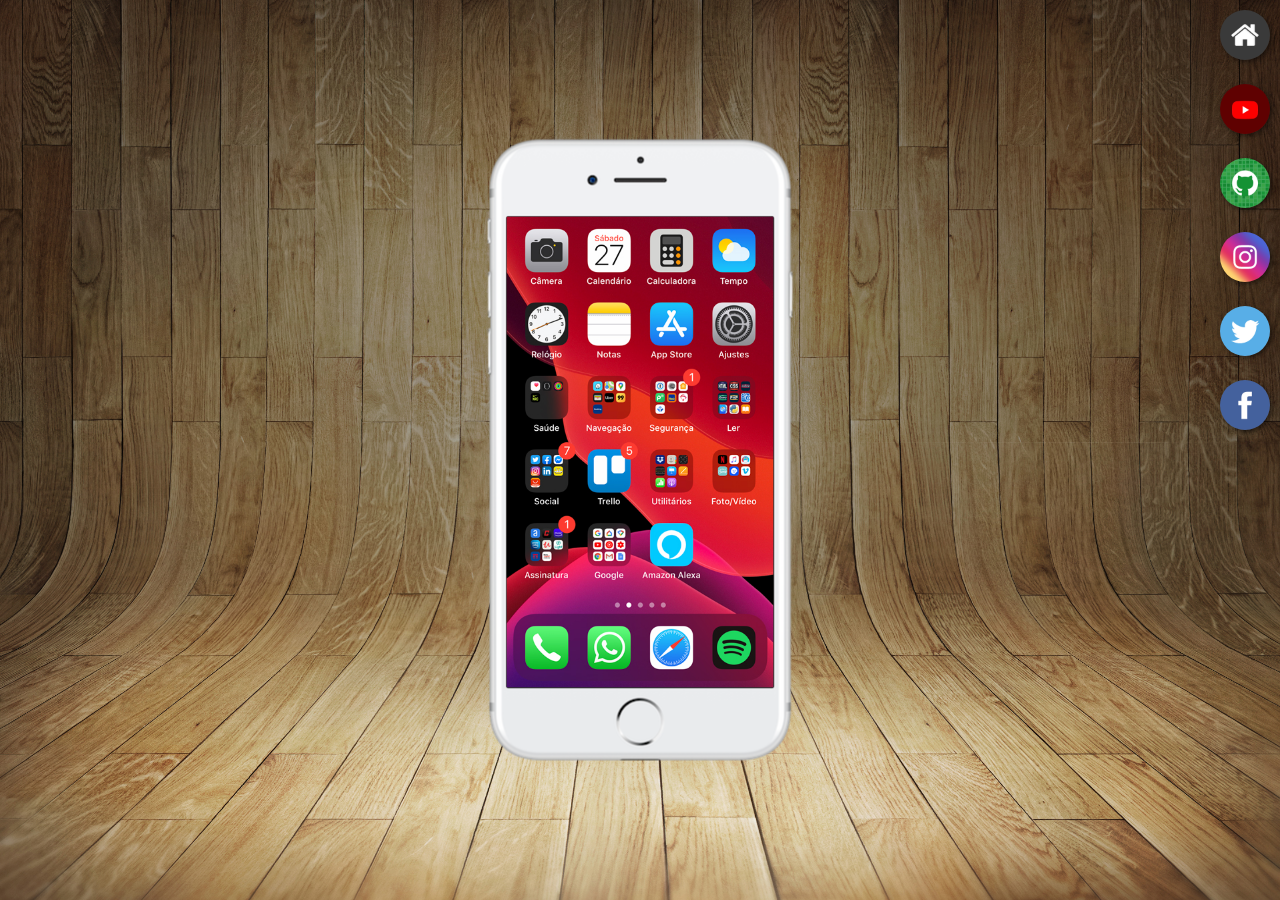
<file: index.html>
<!DOCTYPE html>
<html lang="pt-br">
<head>
    <meta charset="UTF-8">
    <meta name="viewport" content="width=device-width, initial-scale=1.0">
    <link rel="shortcut icon" href="favicon.ico" type="image/x-icon">
    <title>Projeto Redes Sociais</title>
    <link rel="stylesheet" href="estilos/style.css">
</head>
<body>
    <main>
        <section id="telefone">
            <iframe id="tela" src="home.html" name="tela" frameborder="0">
                seu navegador não é compatível com essa tela
            </iframe>
        </section>
        <section id="redes-sociais">
            <a href="home.html" target="tela"><img src="imagens/logo-home.jpg" alt="Home"></a><br>
            <a href="youtube.html" target="tela"><img src="imagens/logo-youtube.jpg" alt="youtube"></a><br>
            <a href="github.html" target="tela"><img src="imagens/logo-github.jpg" alt="github"></a><br>
            <a href="instagram.html" target="tela"><img src="imagens/logo-instagram.jpg" alt="instagram"></a><br>
            <a href="twitter.html" target="tela"><img src="imagens/logo-twitter.jpg" alt="twitter"></a><br>
            <a href="facebook.html" target="tela"><img src="imagens/logo-facebook.jpg" alt="facebook"></a>
        </section>
    </main>
</body>
</html>
</file>
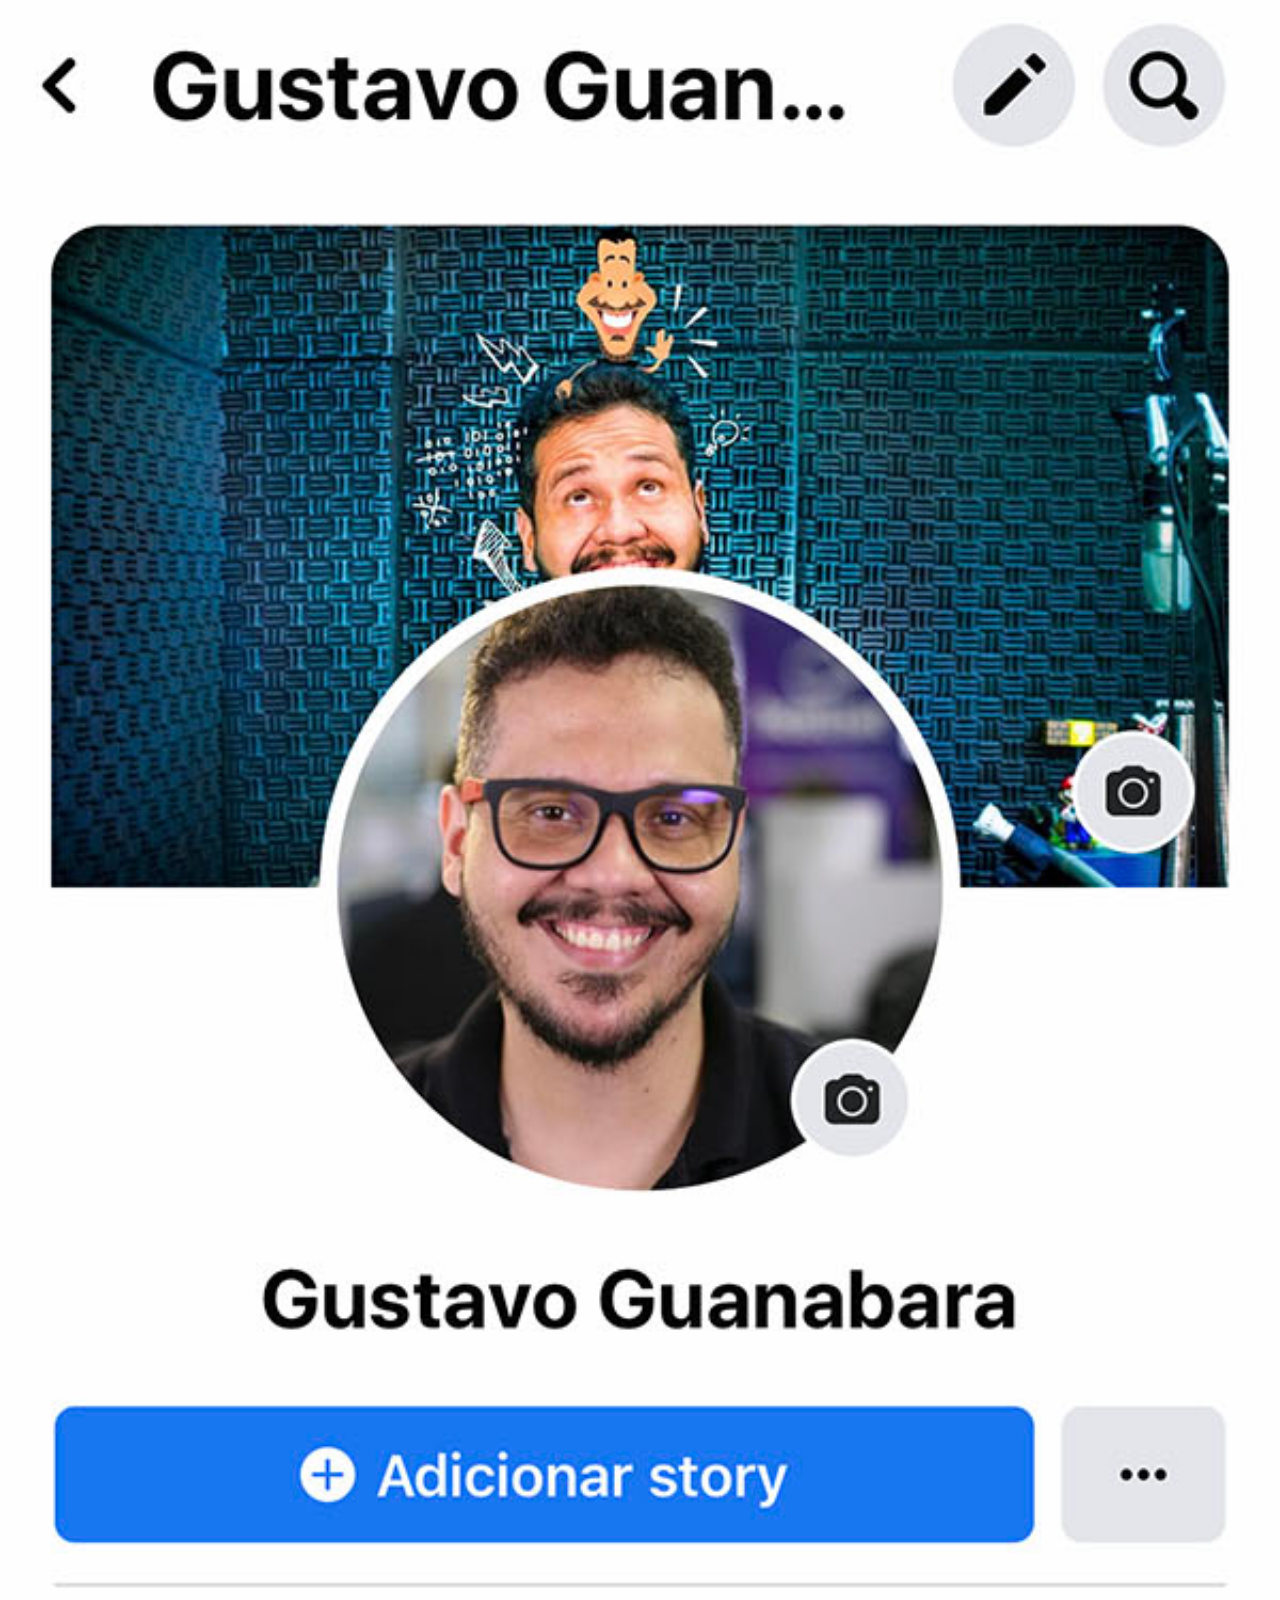
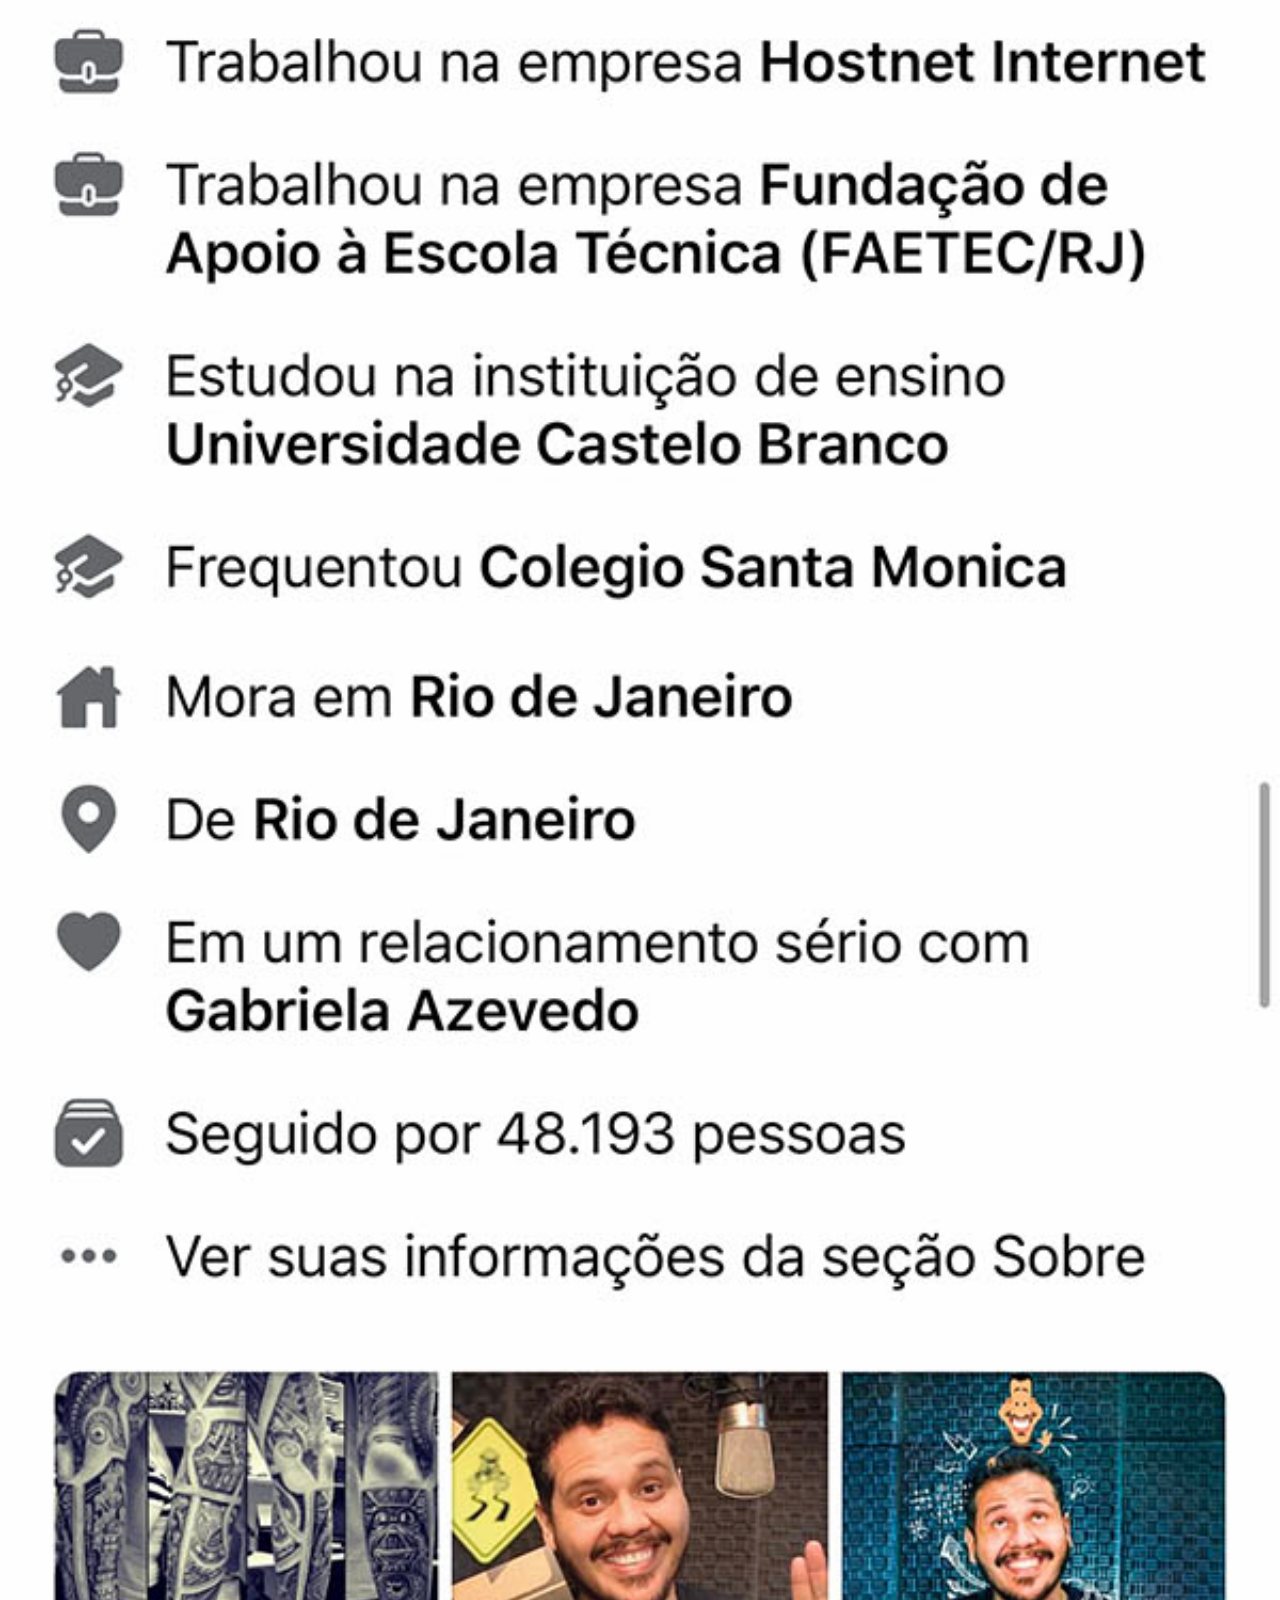
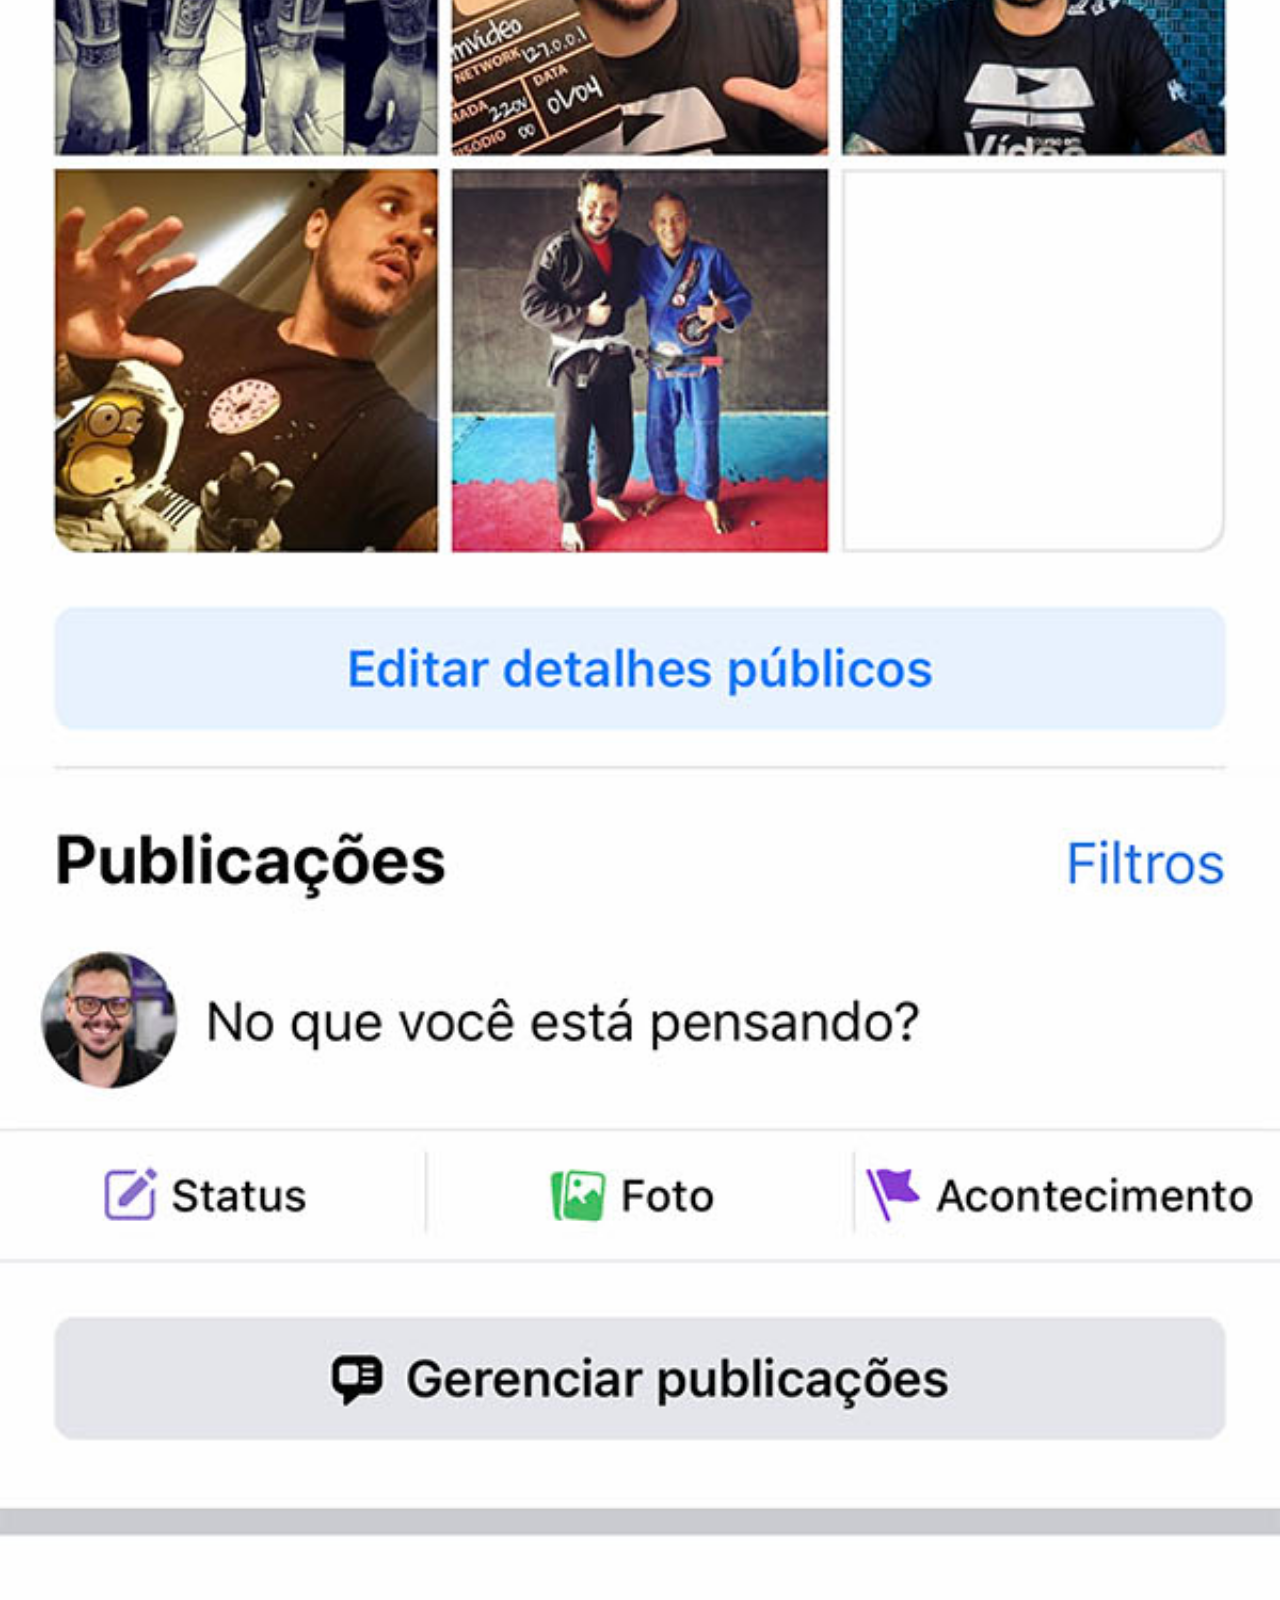
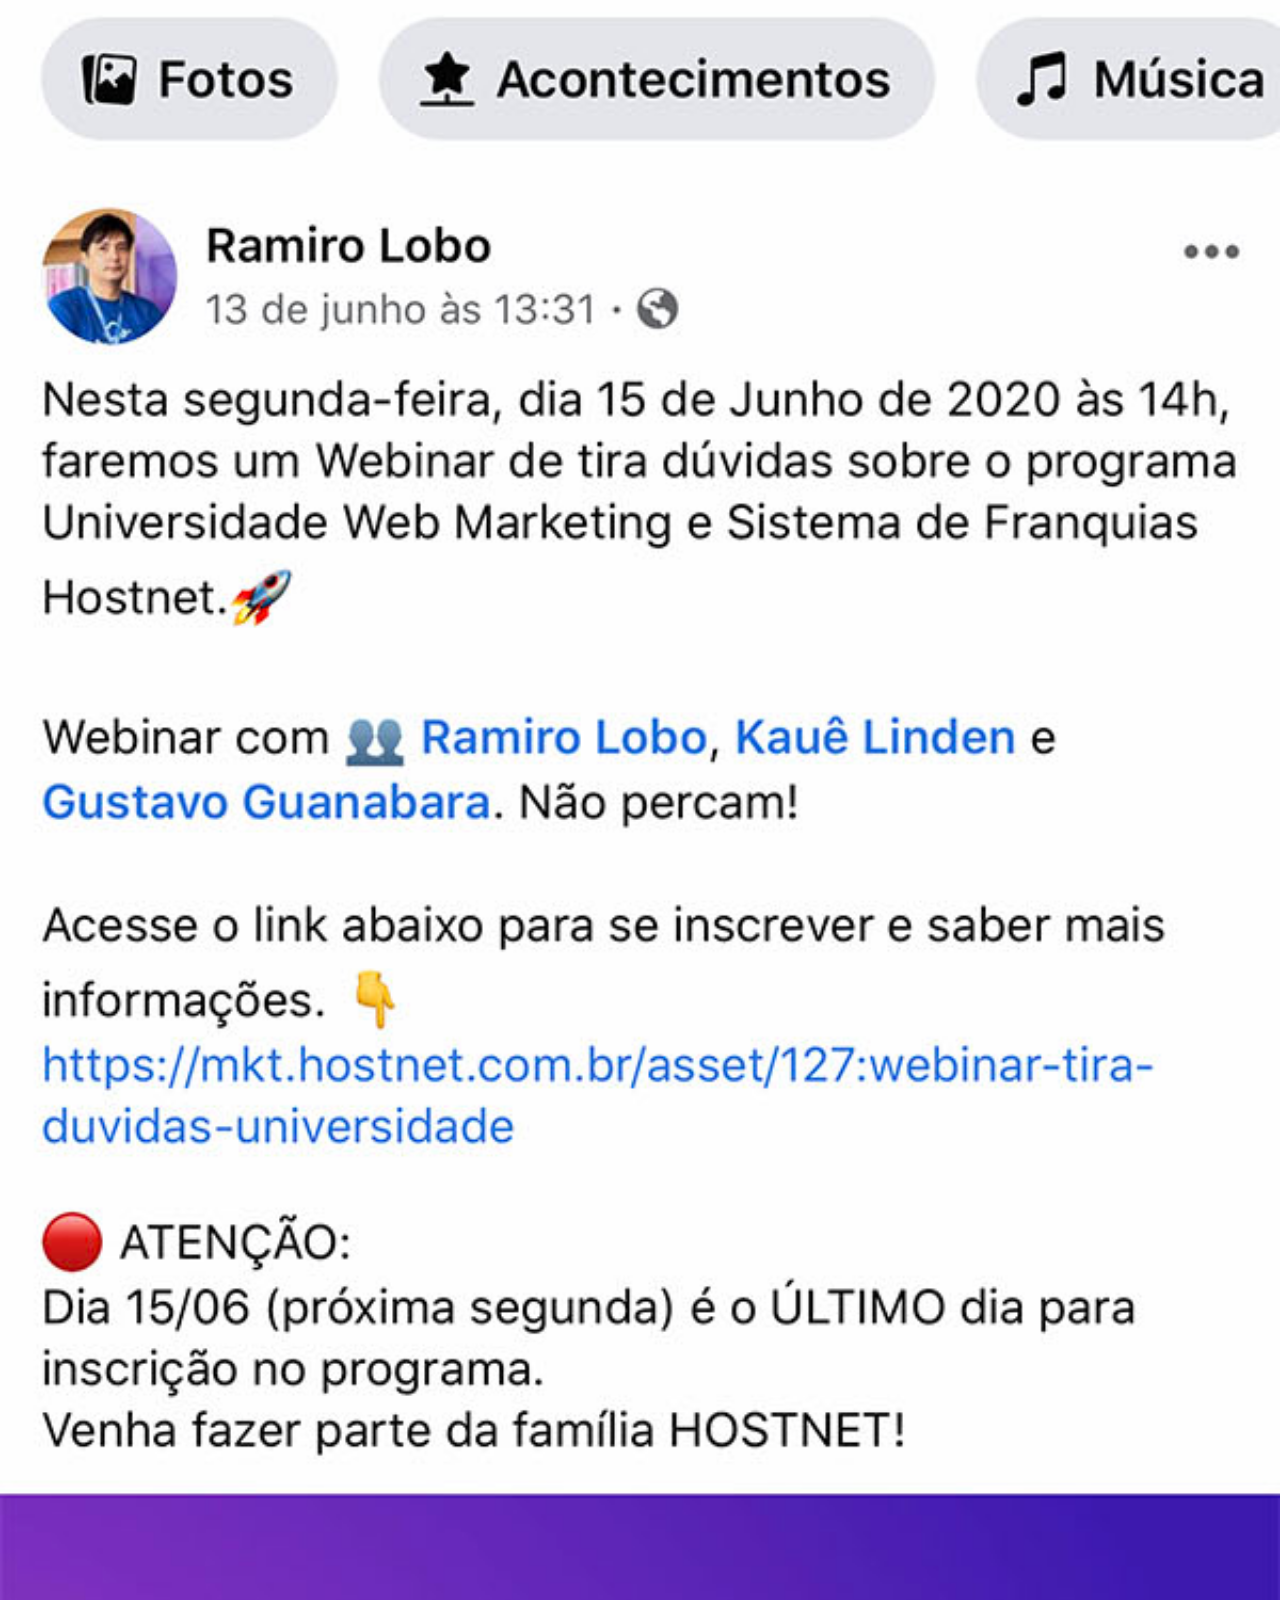
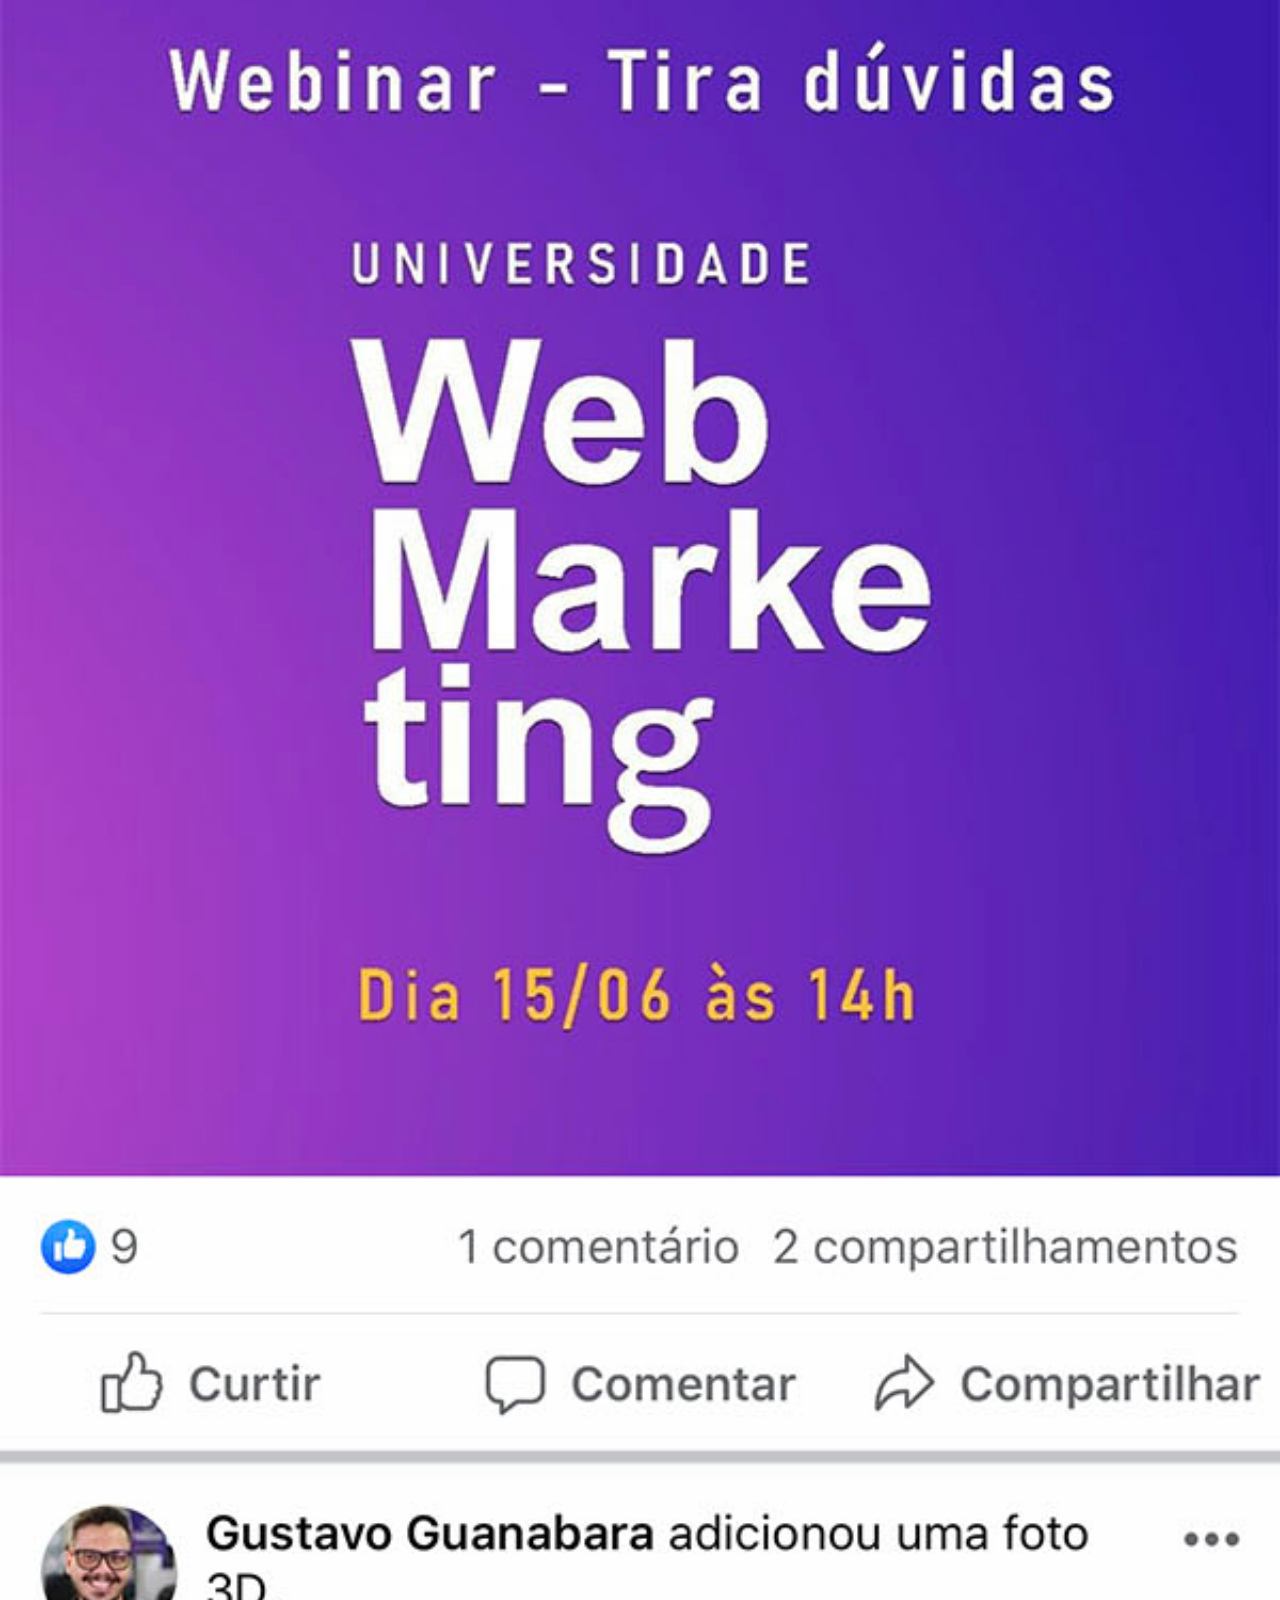
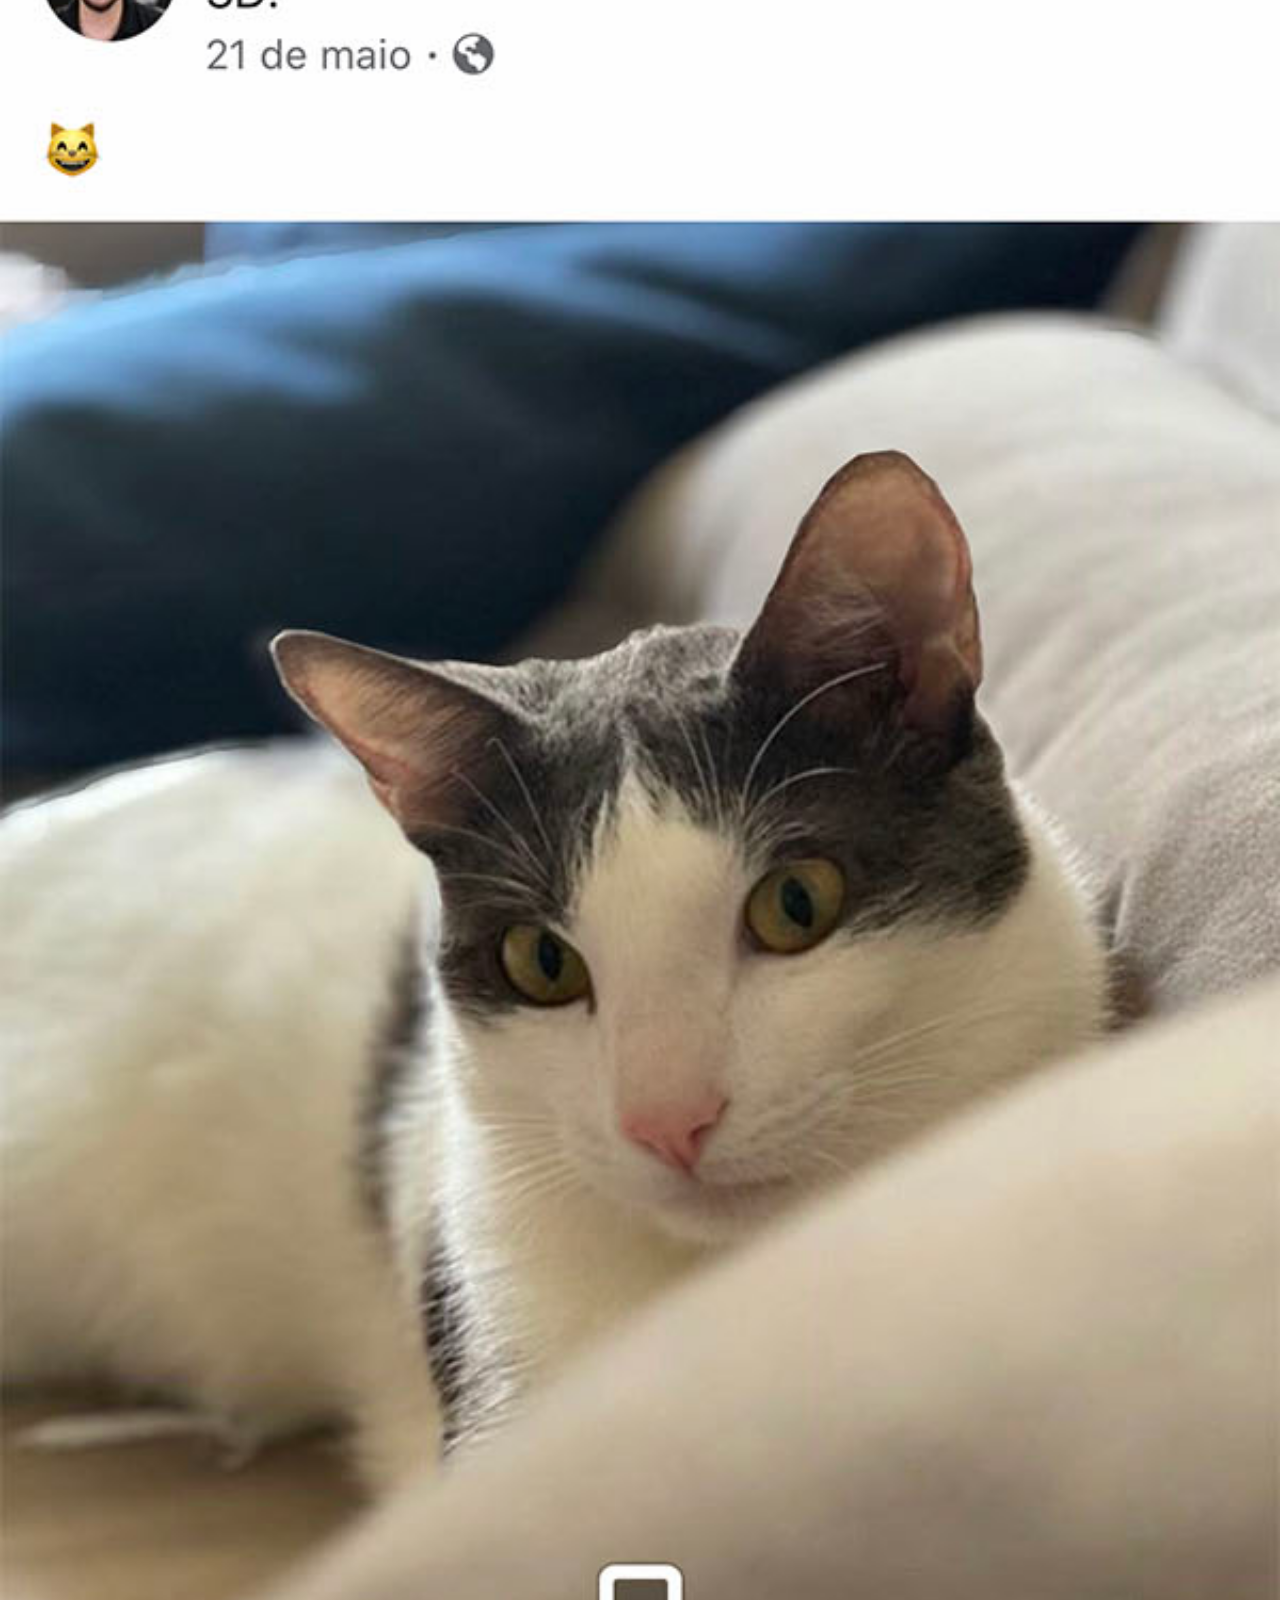
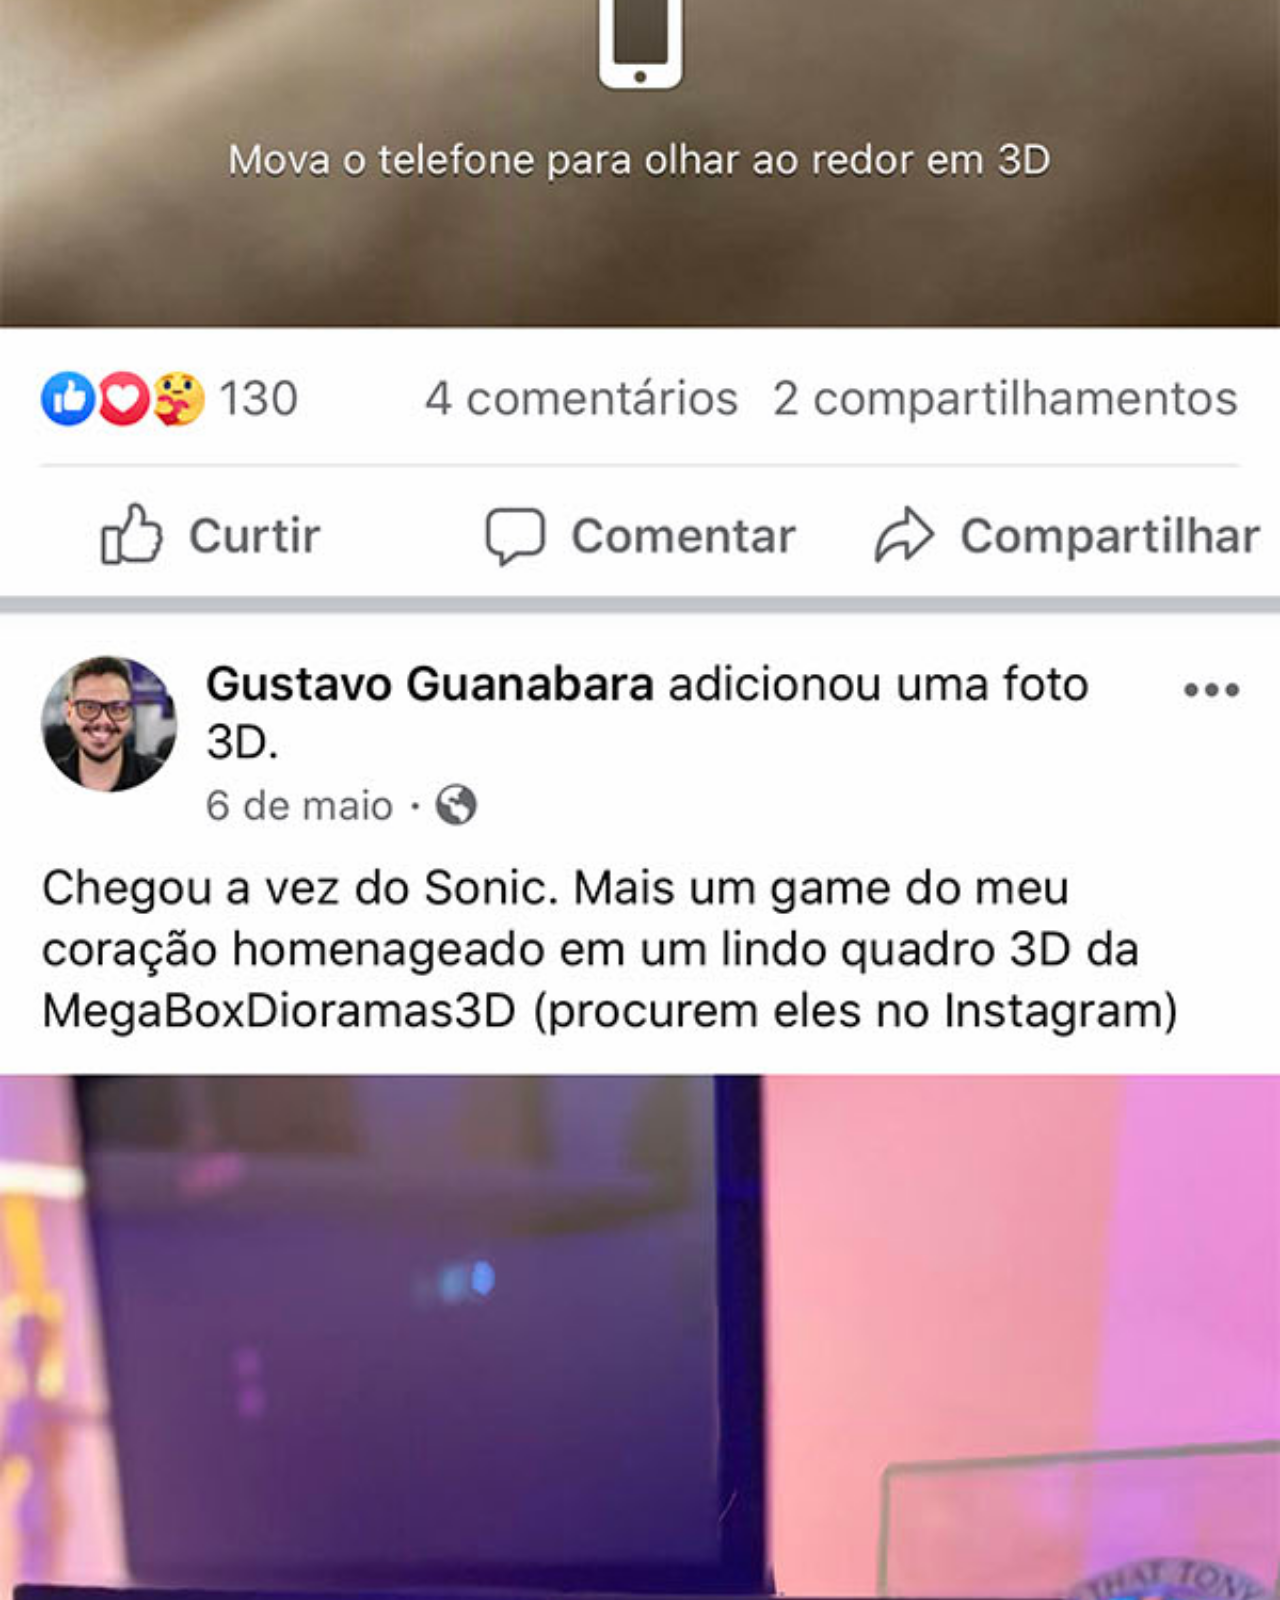
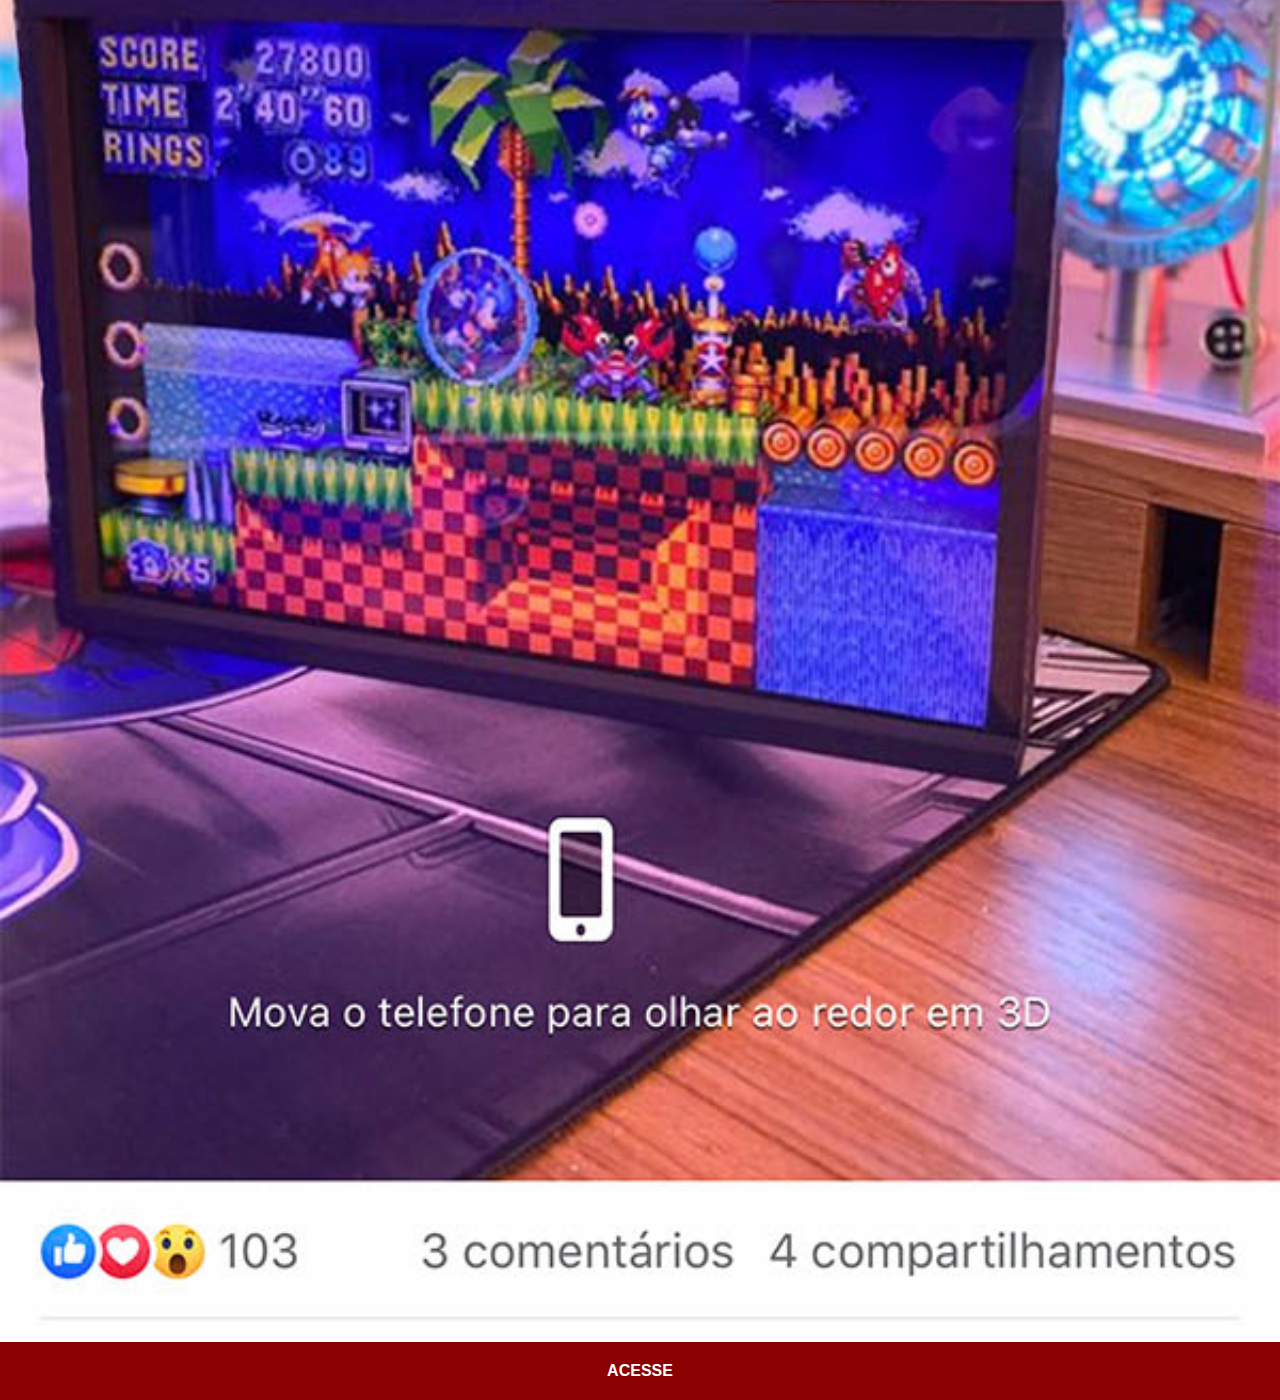
<file: facebook.html>
<!DOCTYPE html>
<html lang="en">
<head>
    <meta charset="UTF-8">
    <meta name="viewport" content="width=device-width, initial-scale=1.0">
    <title>Twitter</title>
    <link rel="stylesheet" href="estilos/social.css">
</head>
<body>
    <img src="imagens/tela-facebook.jpg" alt="facebook">
    <a href="https://www.facebook.com/gustavoguanabara" target="_blank">ACESSE</a>
</body>
</html>
</file>
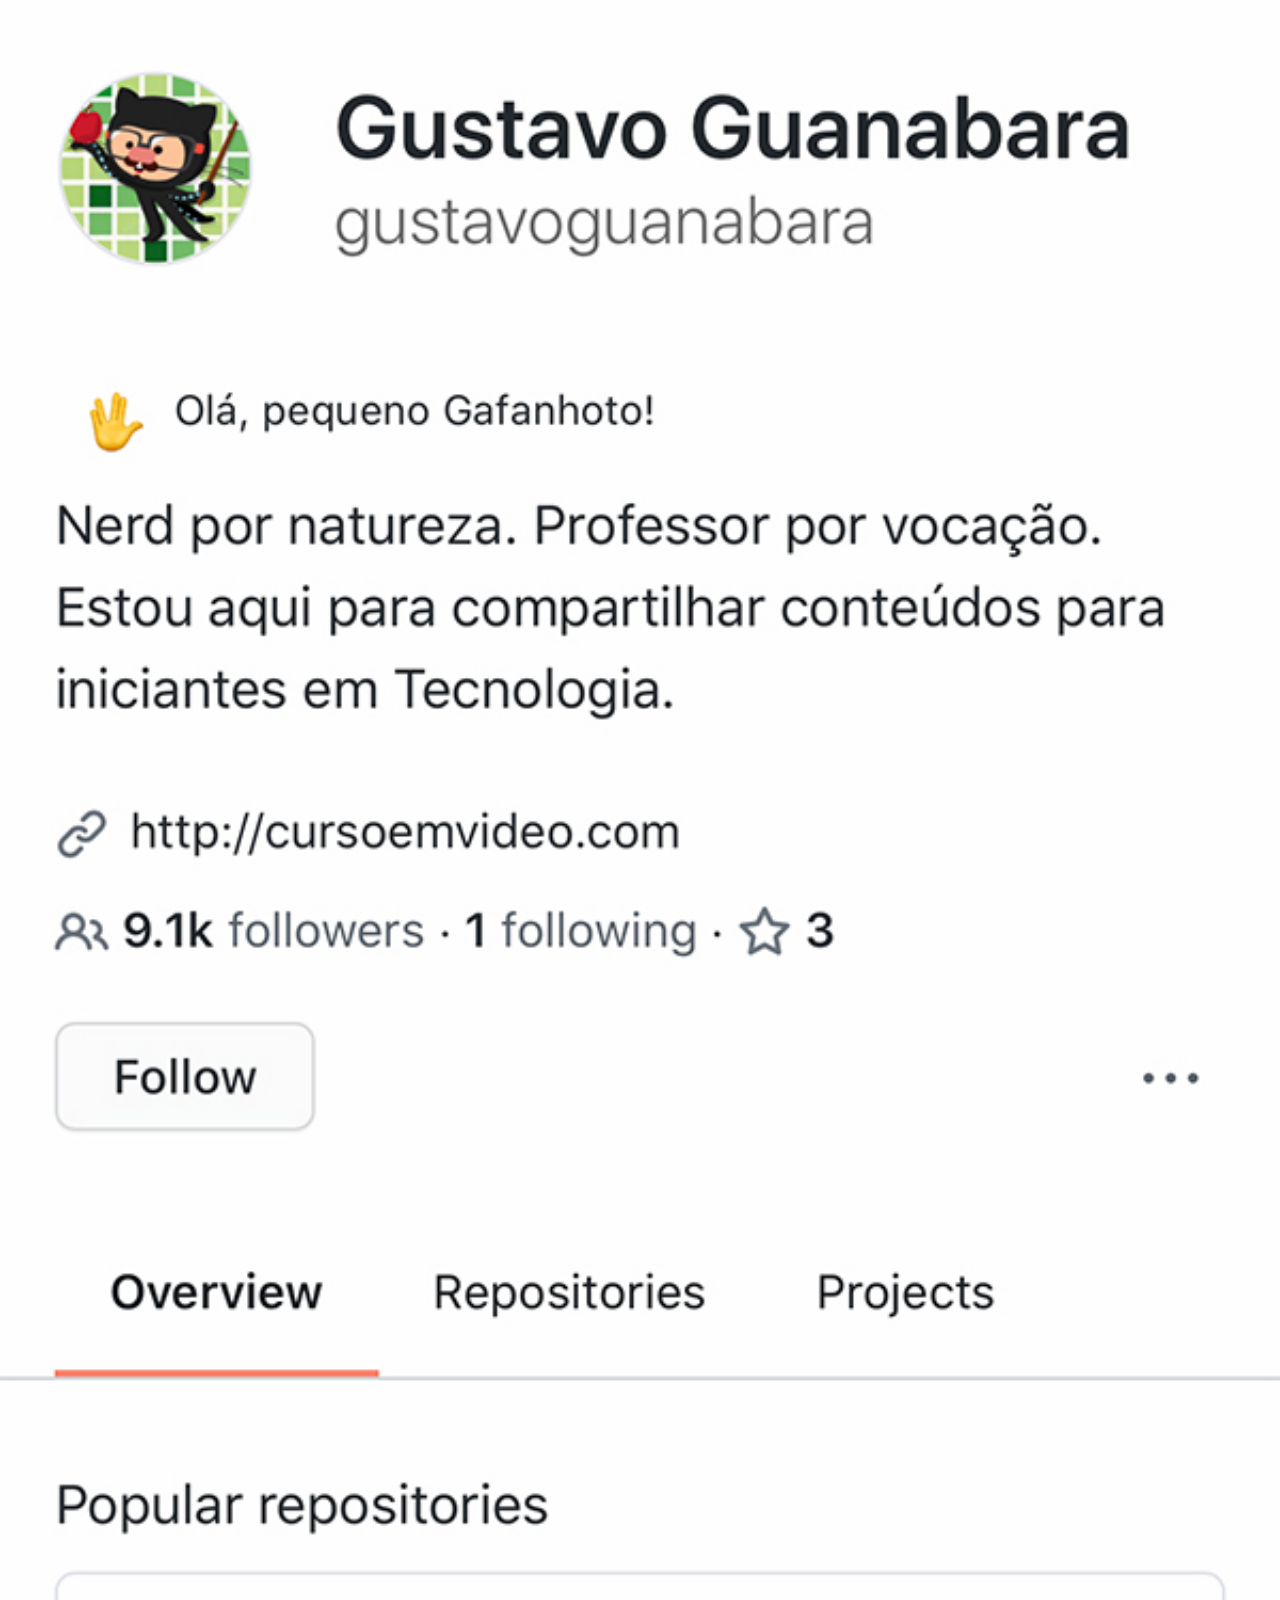
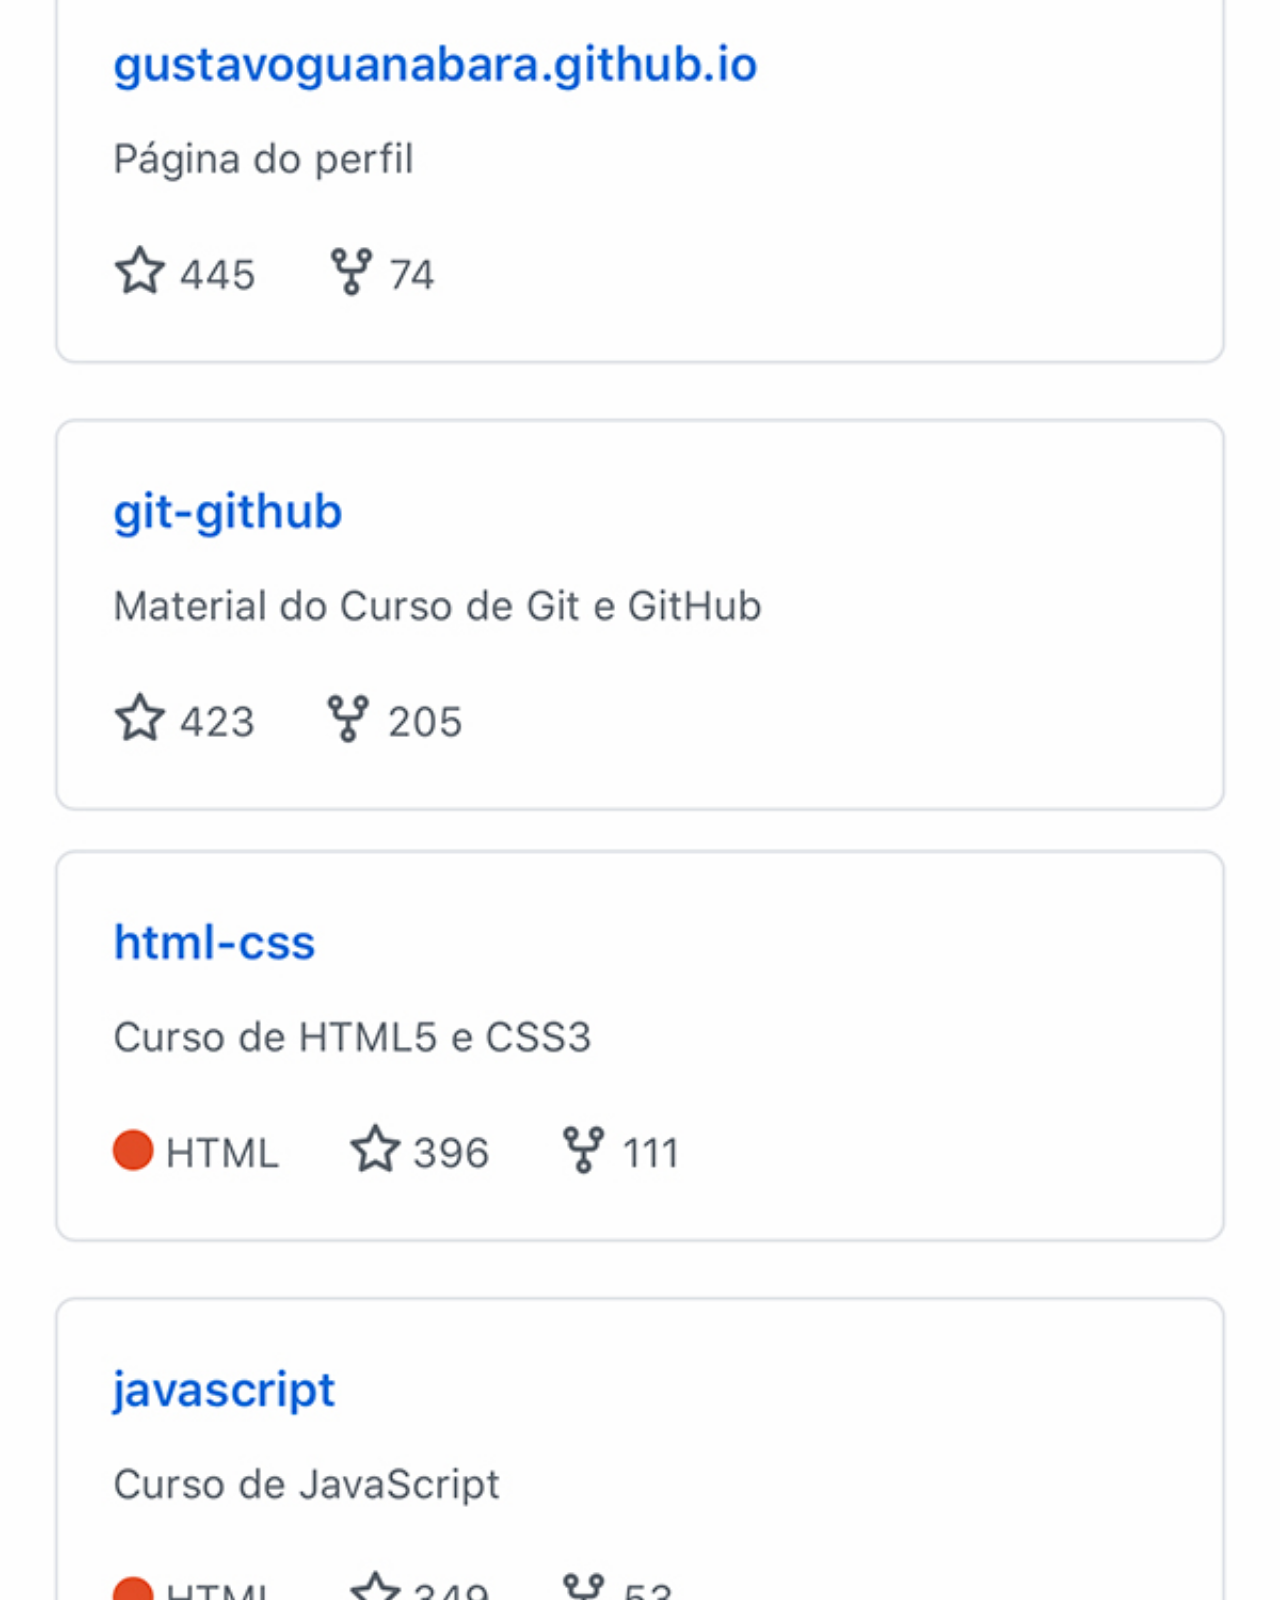
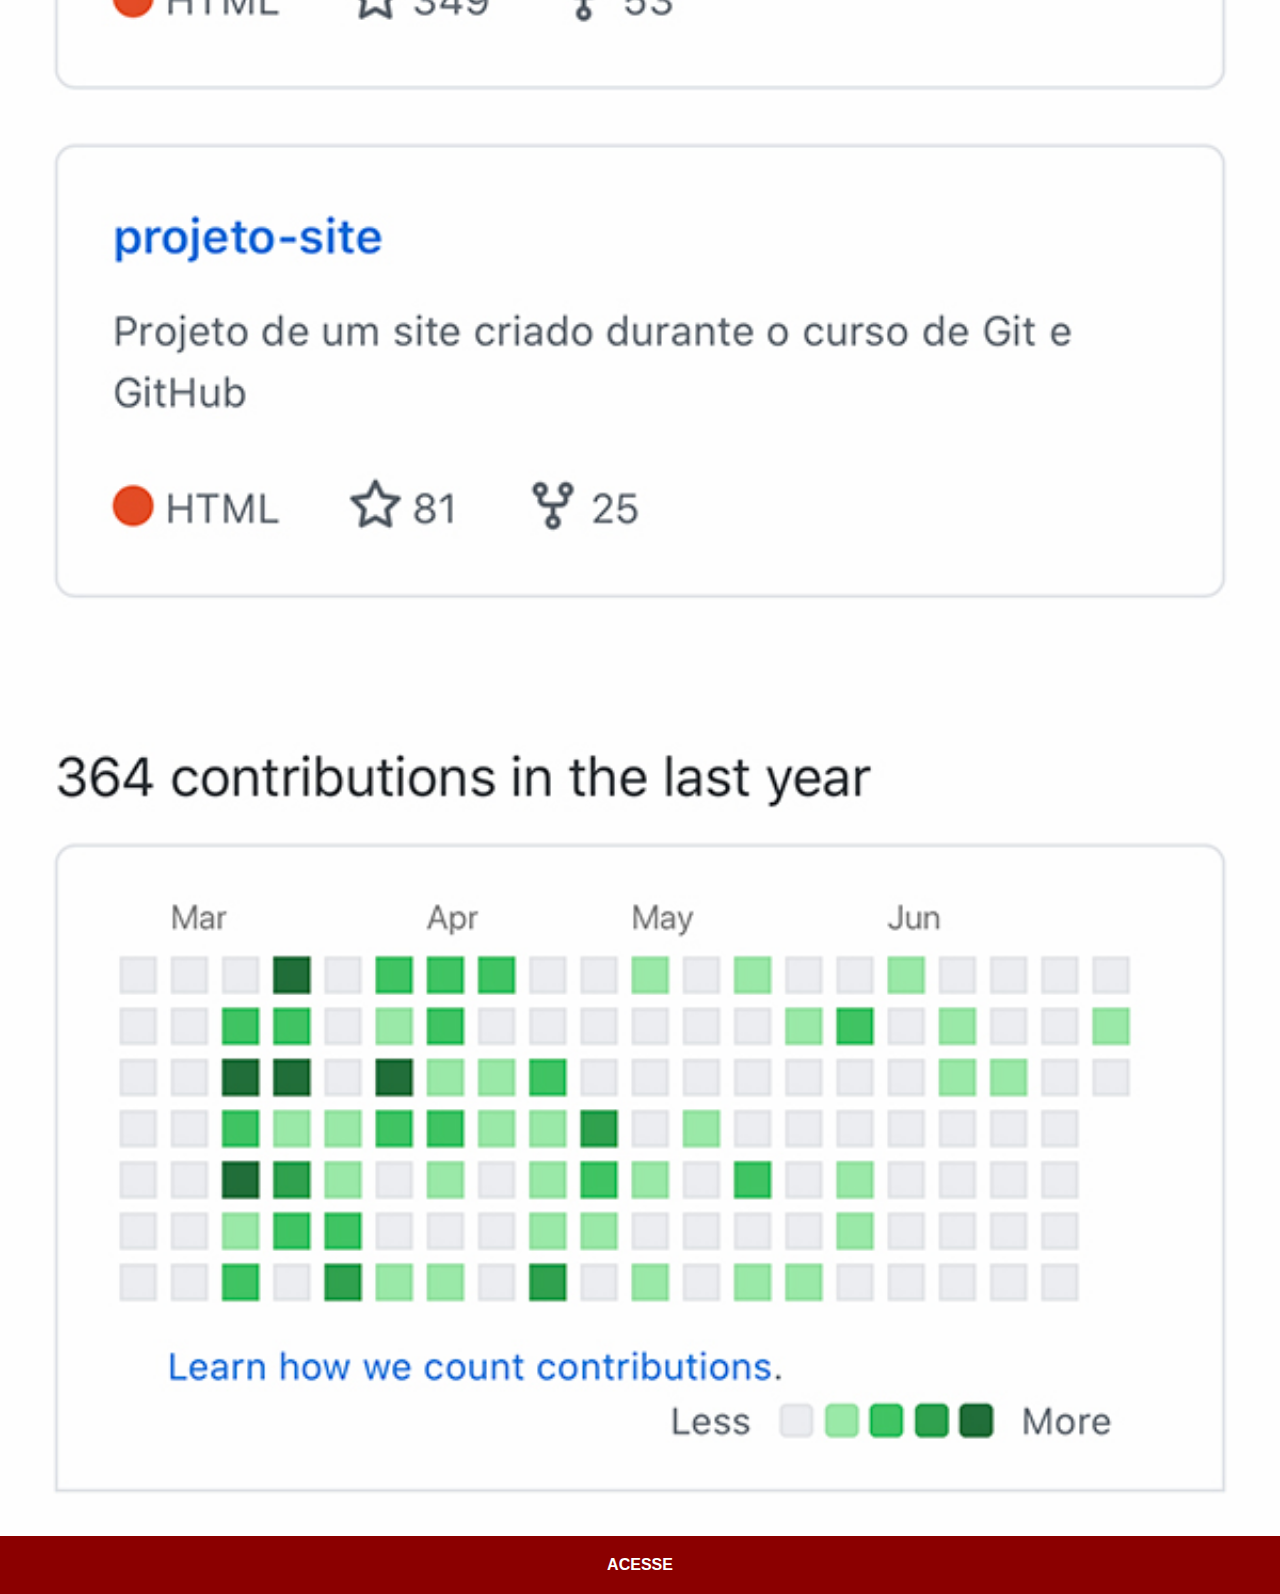
<file: github.html>
<!DOCTYPE html>
<html lang="pt-br">
<head>
    <meta charset="UTF-8">
    <meta name="viewport" content="width=device-width, initial-scale=1.0">
    <title>Github</title>
    <link rel="stylesheet" href="estilos/social.css">
</head>
<body>
    <img src="imagens/tela-github.jpg" alt="github">
    <a href="https://github.com/gustavoguanabara/" target="_blank">ACESSE</a>
</body>
</html>
</file>
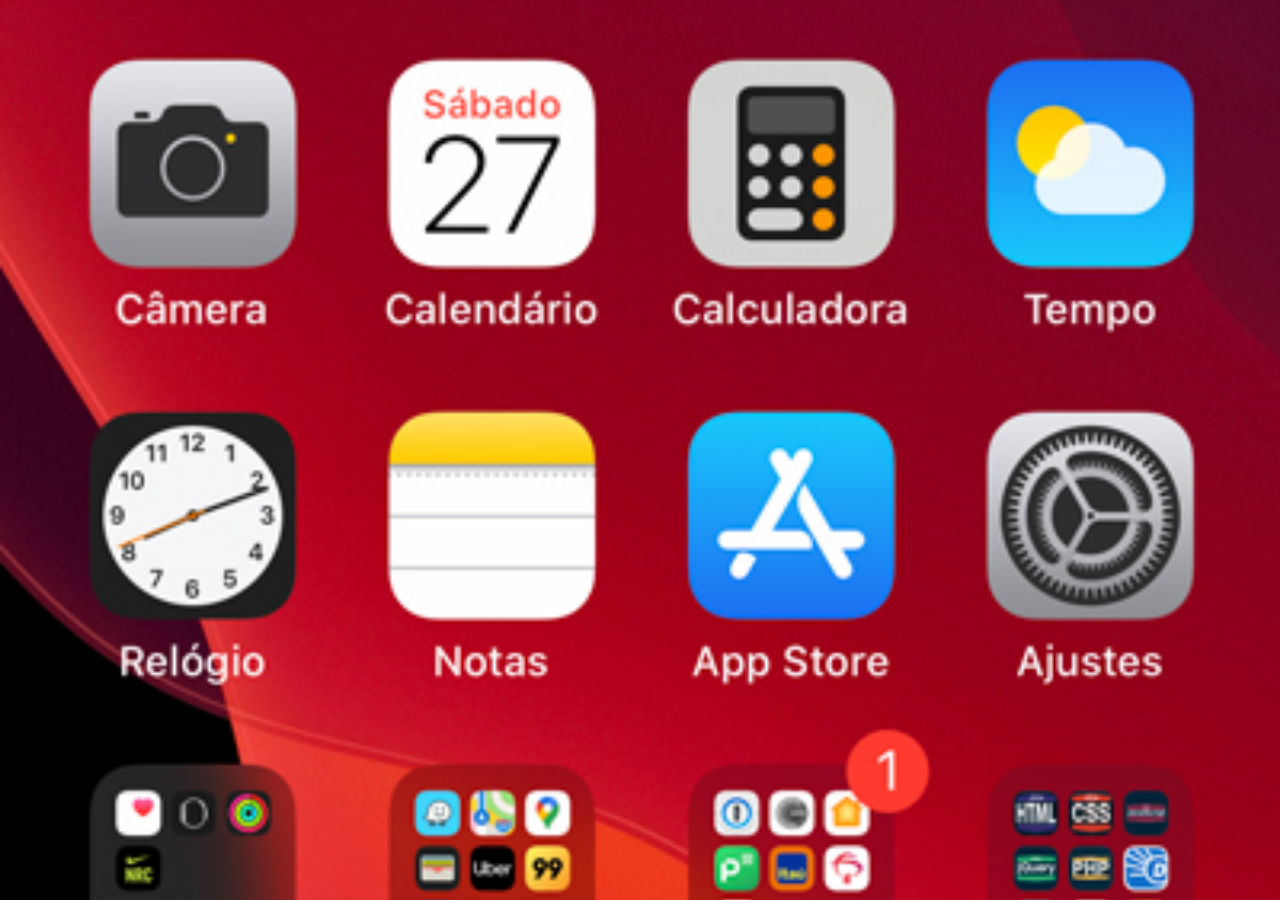
<file: home.html>
<!DOCTYPE html>
<html lang="en">
<head>
    <meta charset="UTF-8">
    <meta name="viewport" content="width=device-width, initial-scale=1.0">
    <title>Home</title>
    <style>
        * {
            margin: 0px;
            padding: 0px;
        }

        body {
            width: 100vw;
            height: 100vh;
            background: black url('/imagens/tela-home.jpg') no-repeat top center;
            background-size: cover;
        }
    </style>
</head>
<body>
    
</body>
</html>
</file>
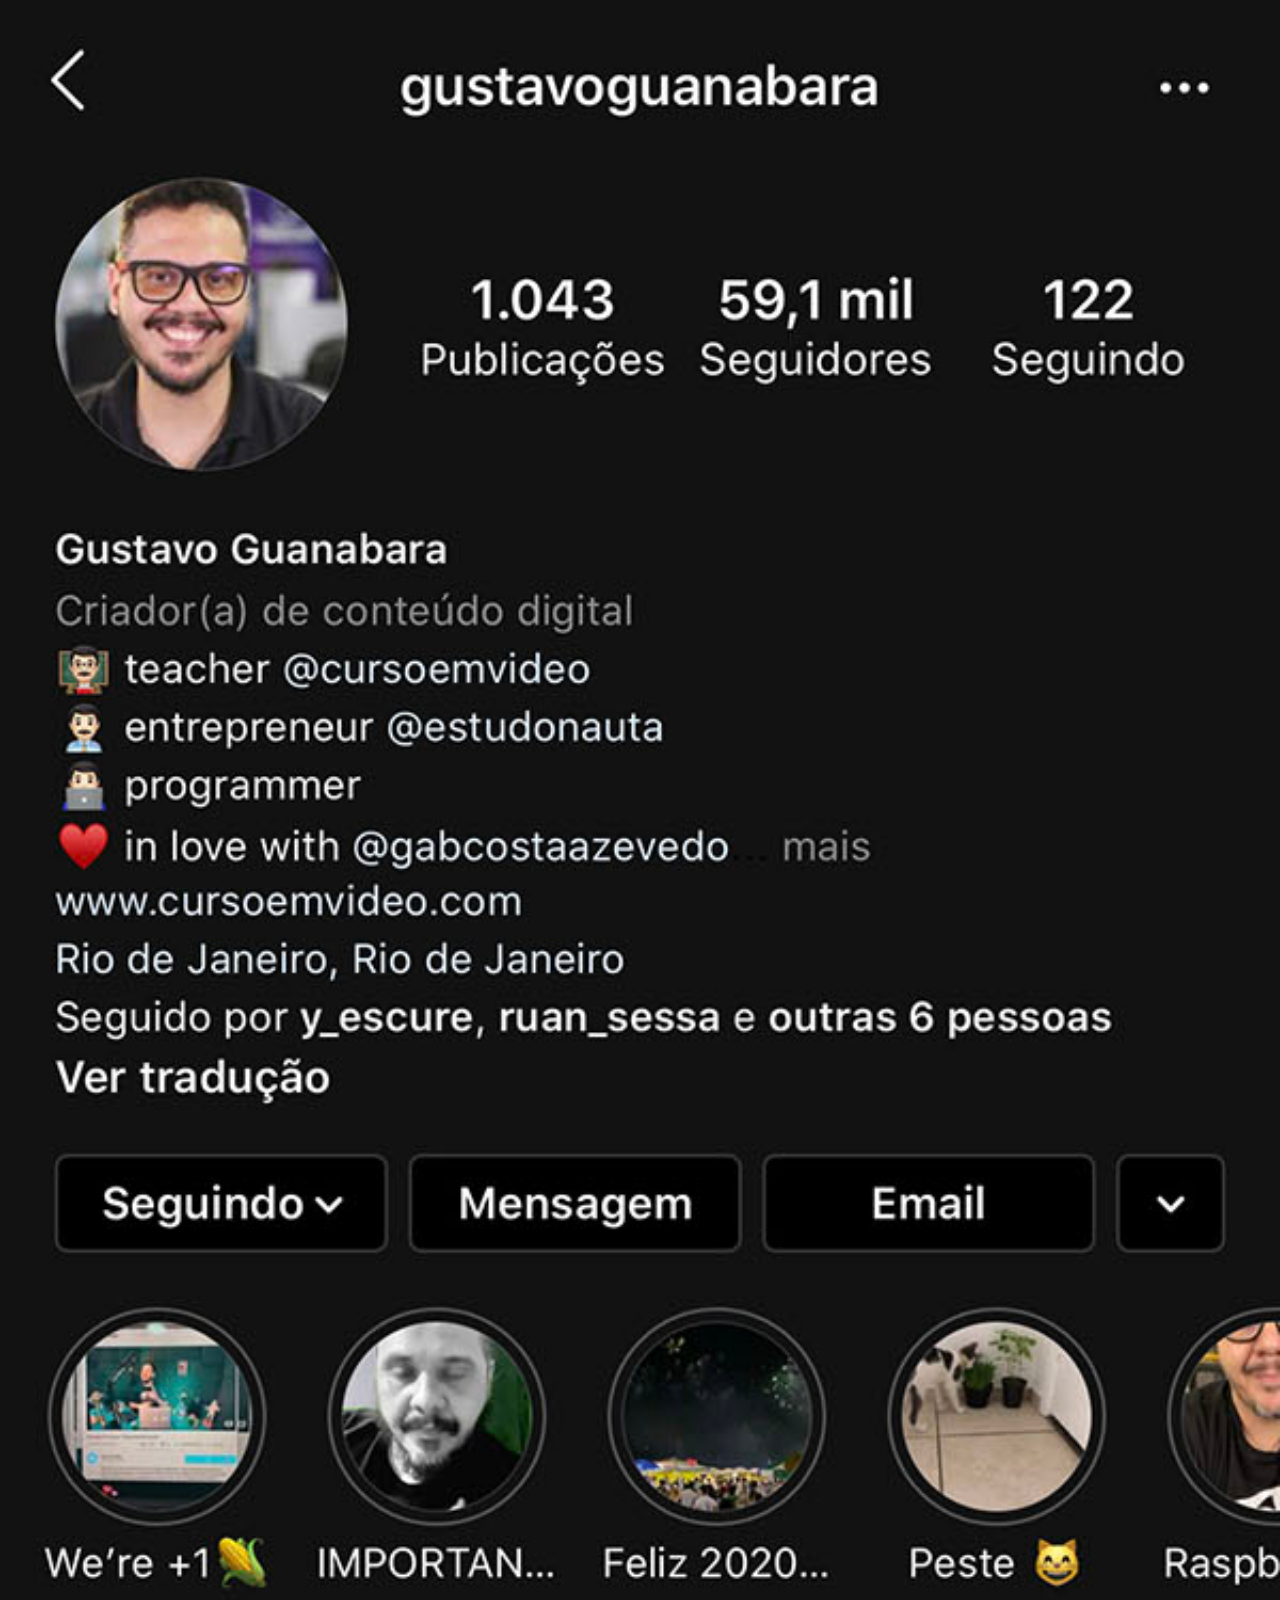
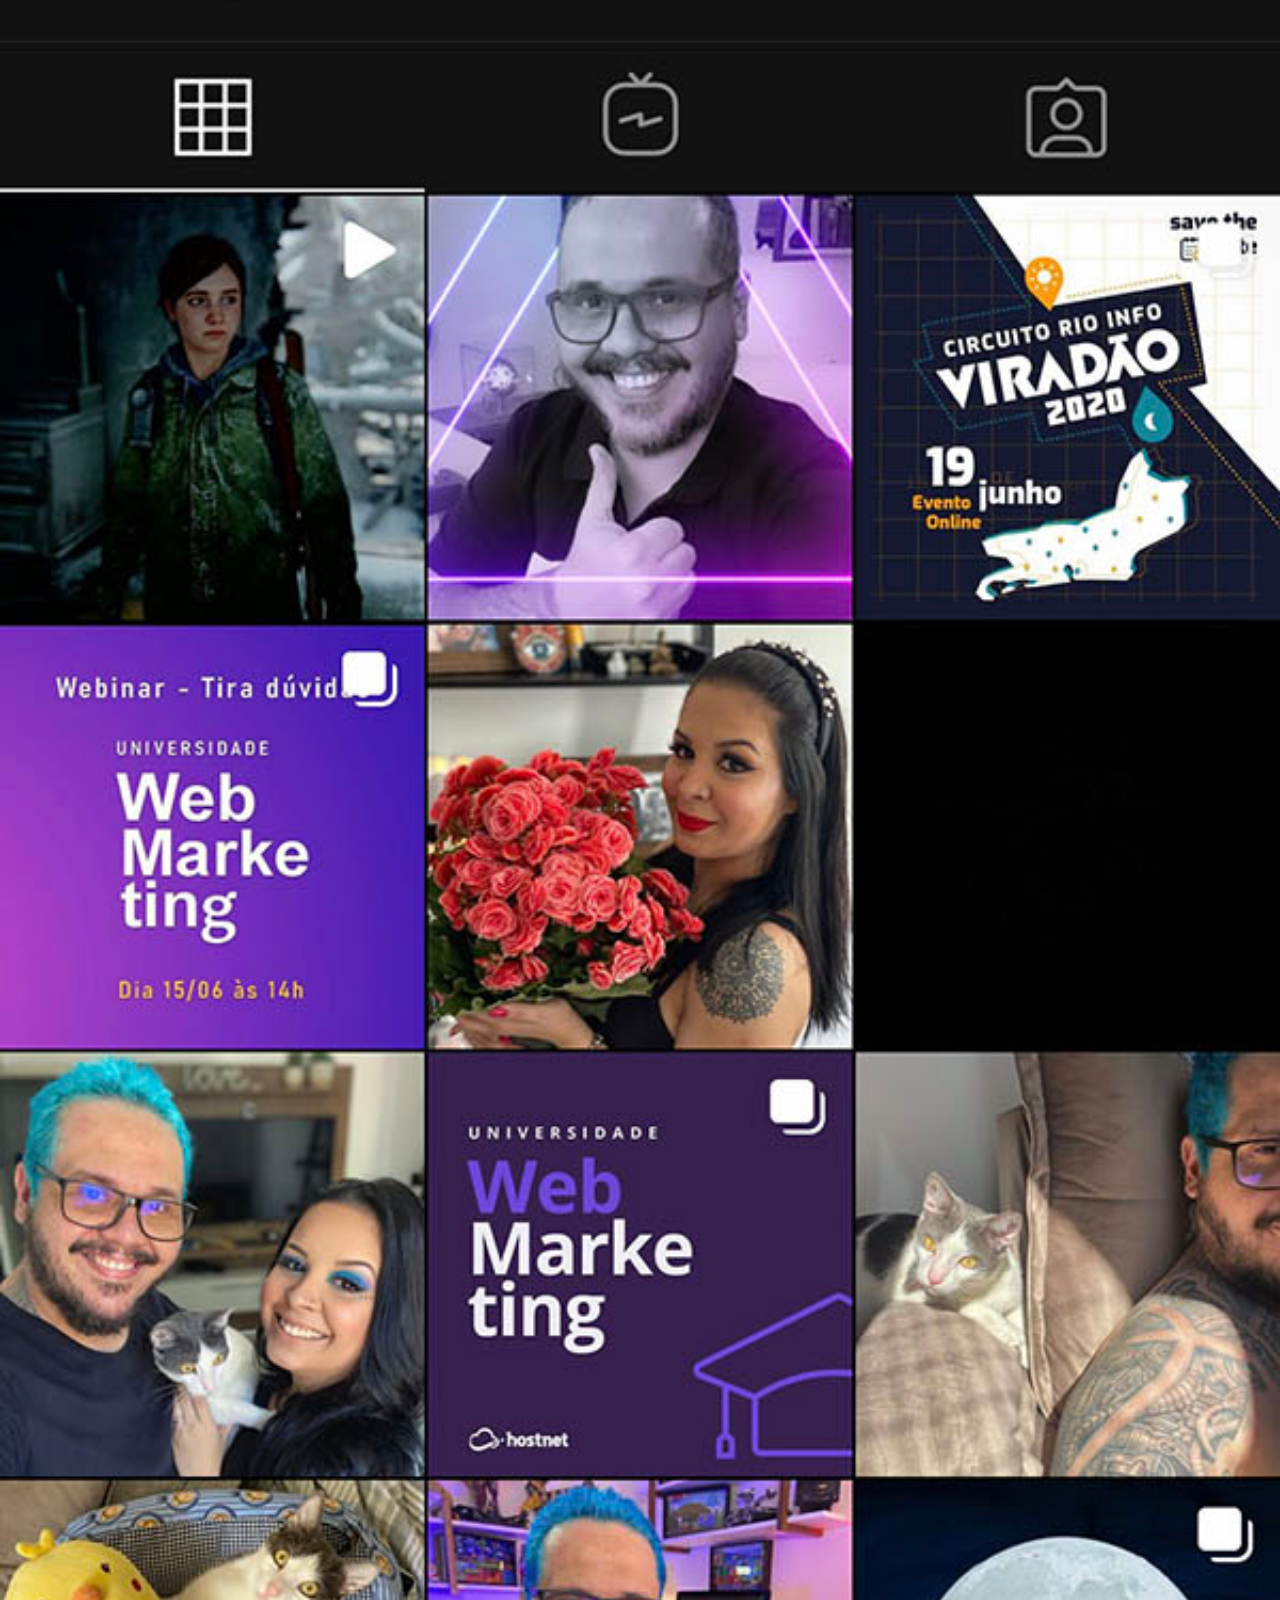
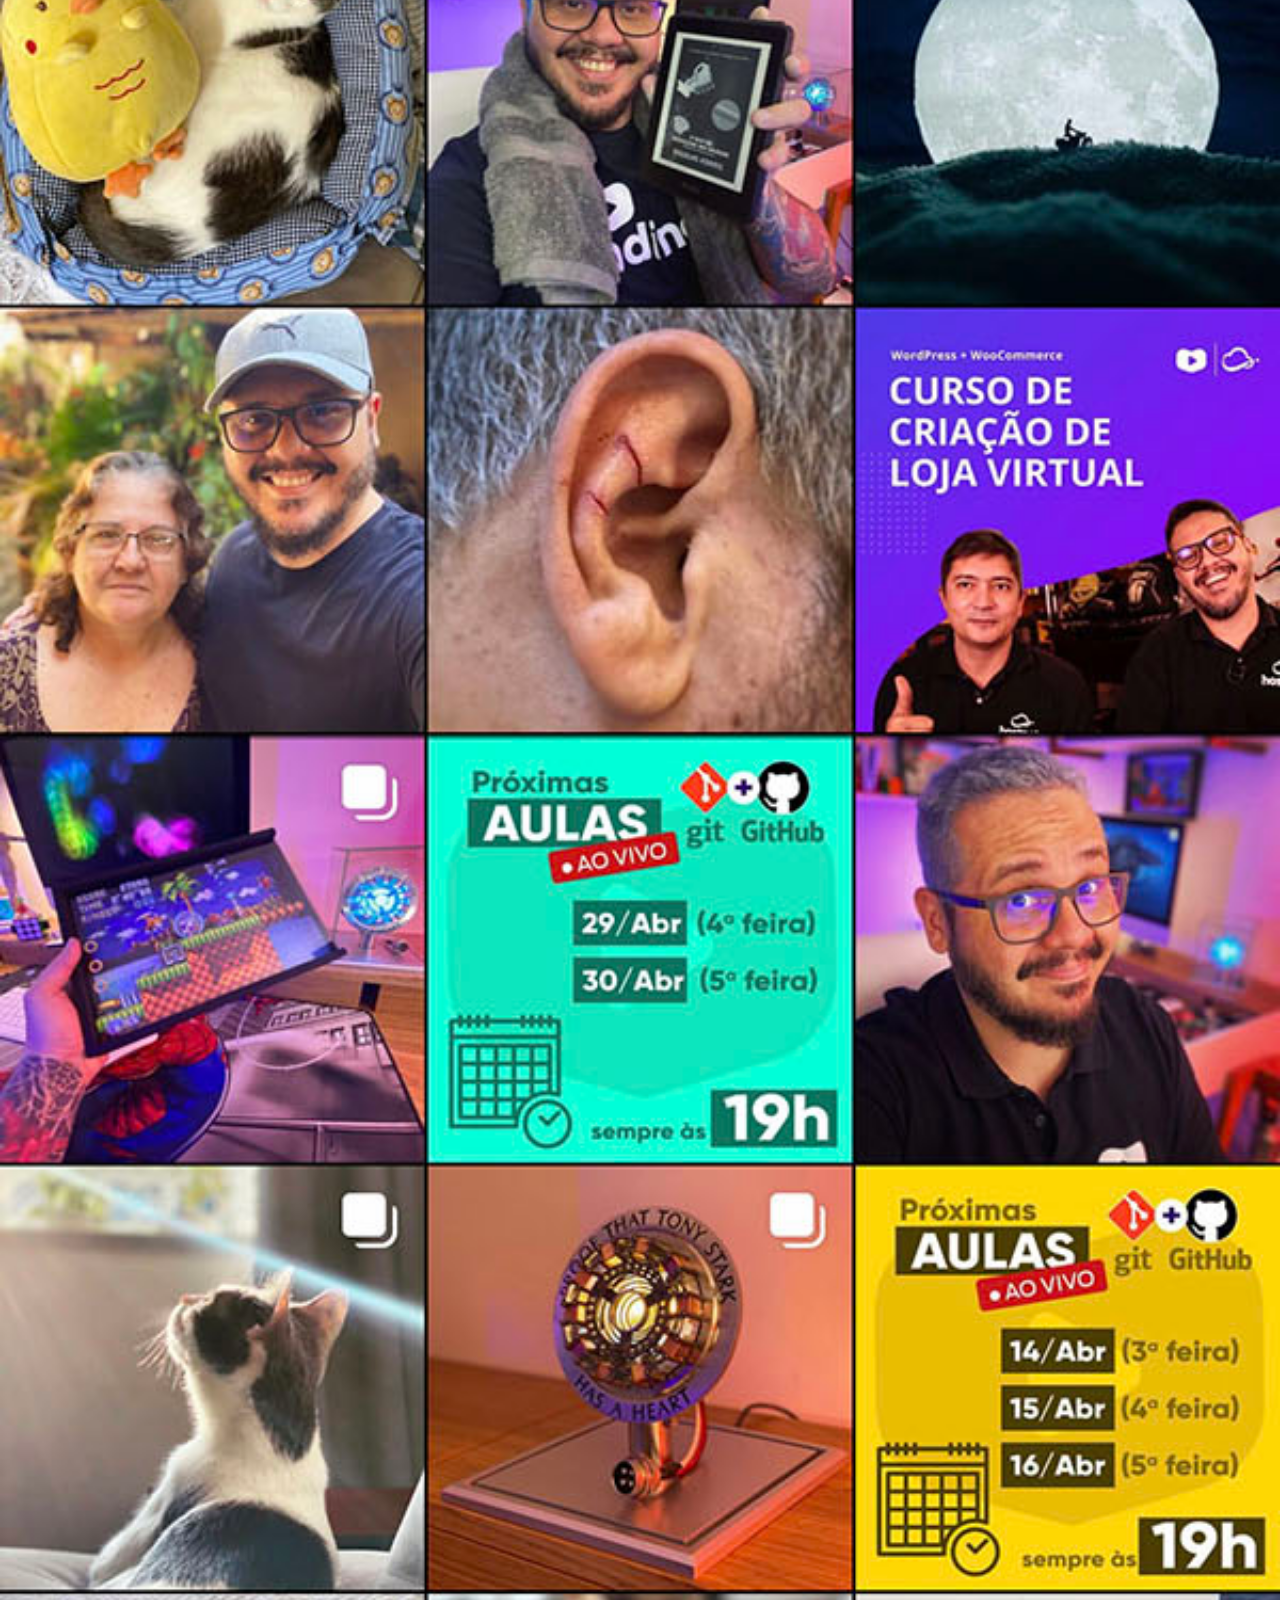
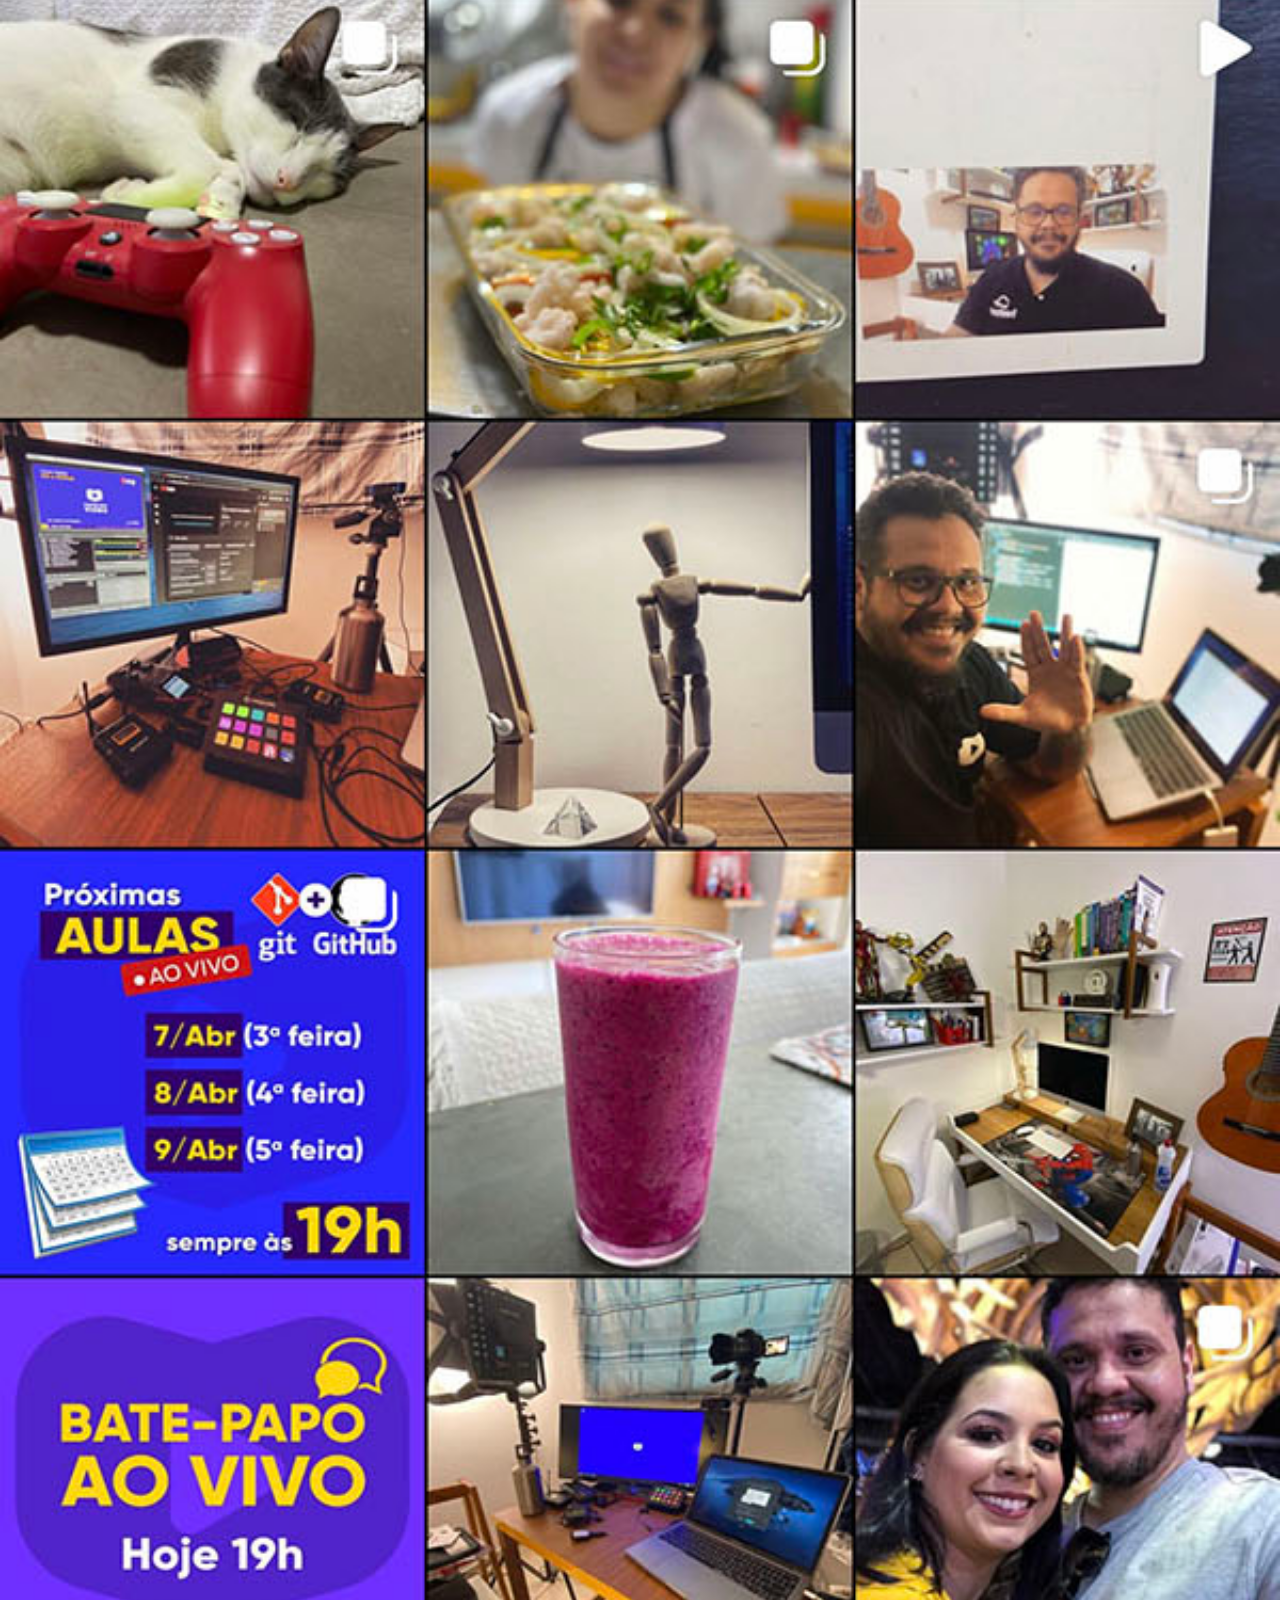
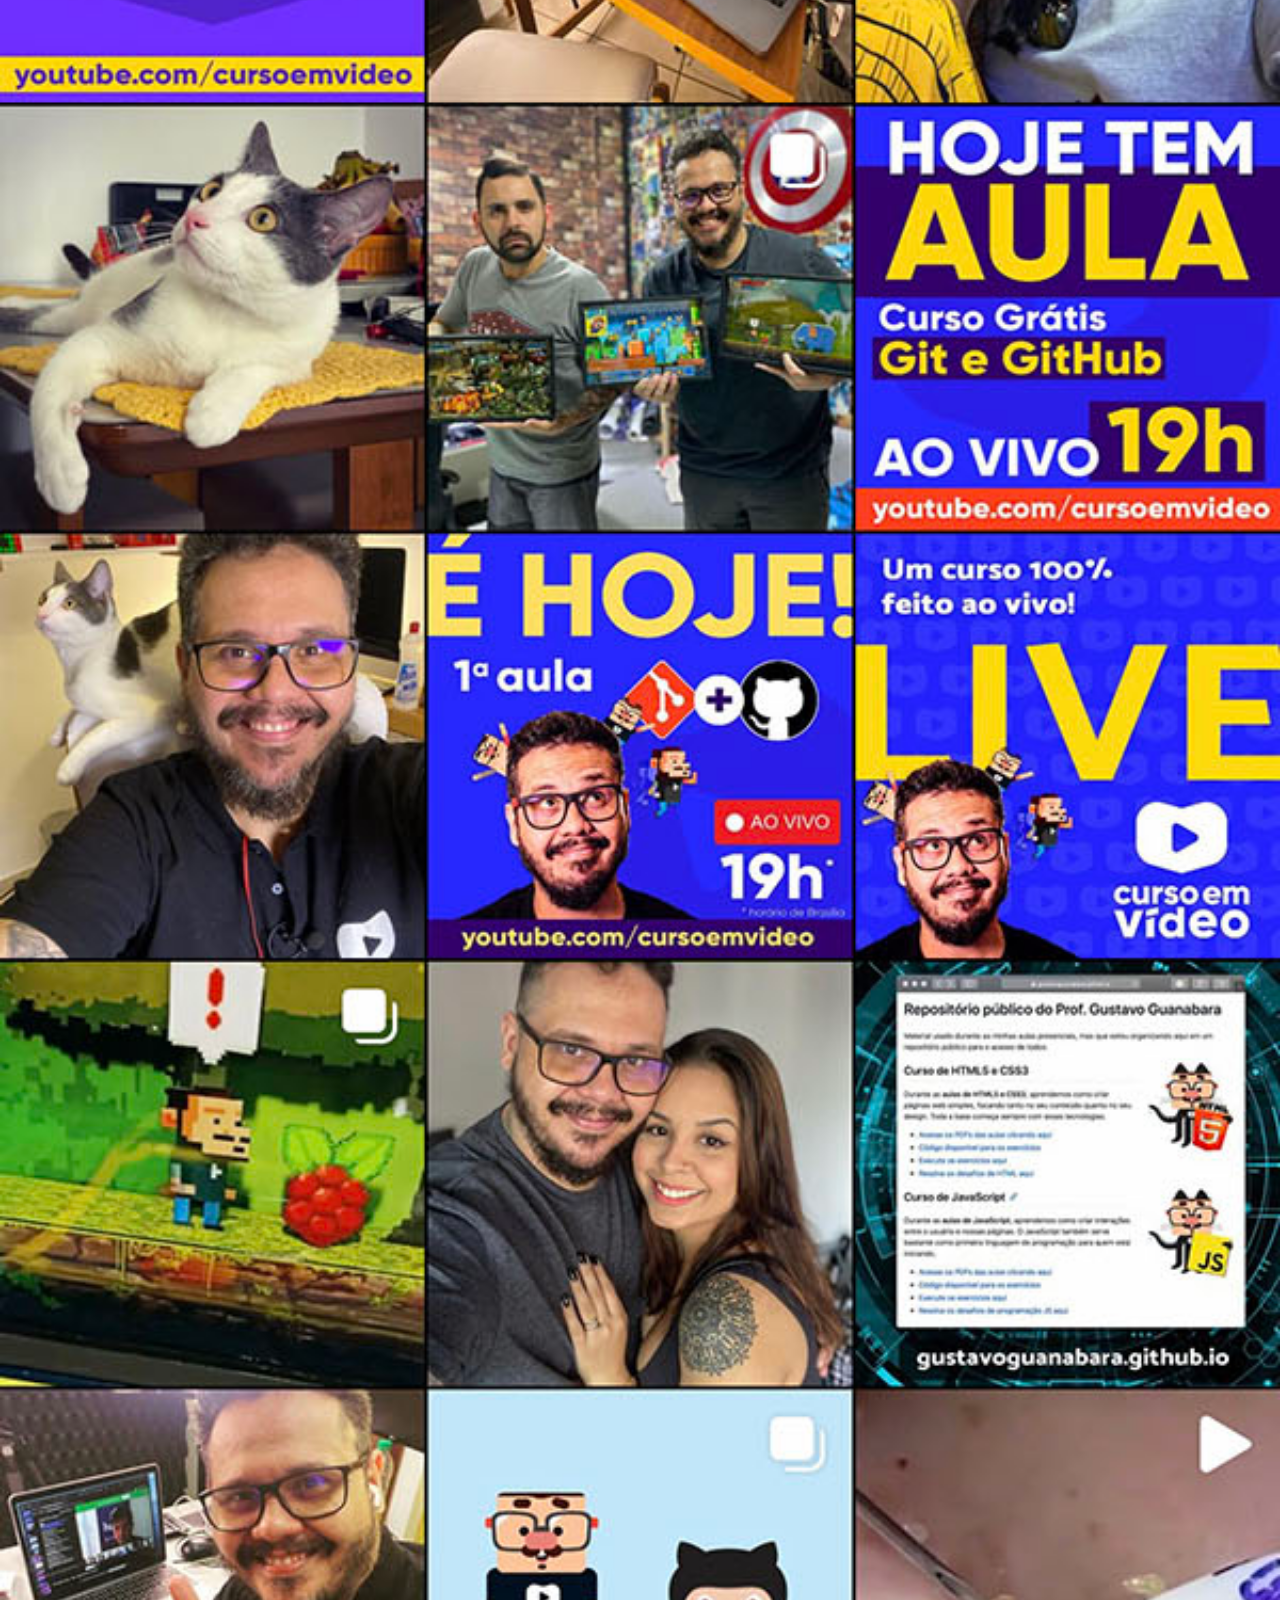
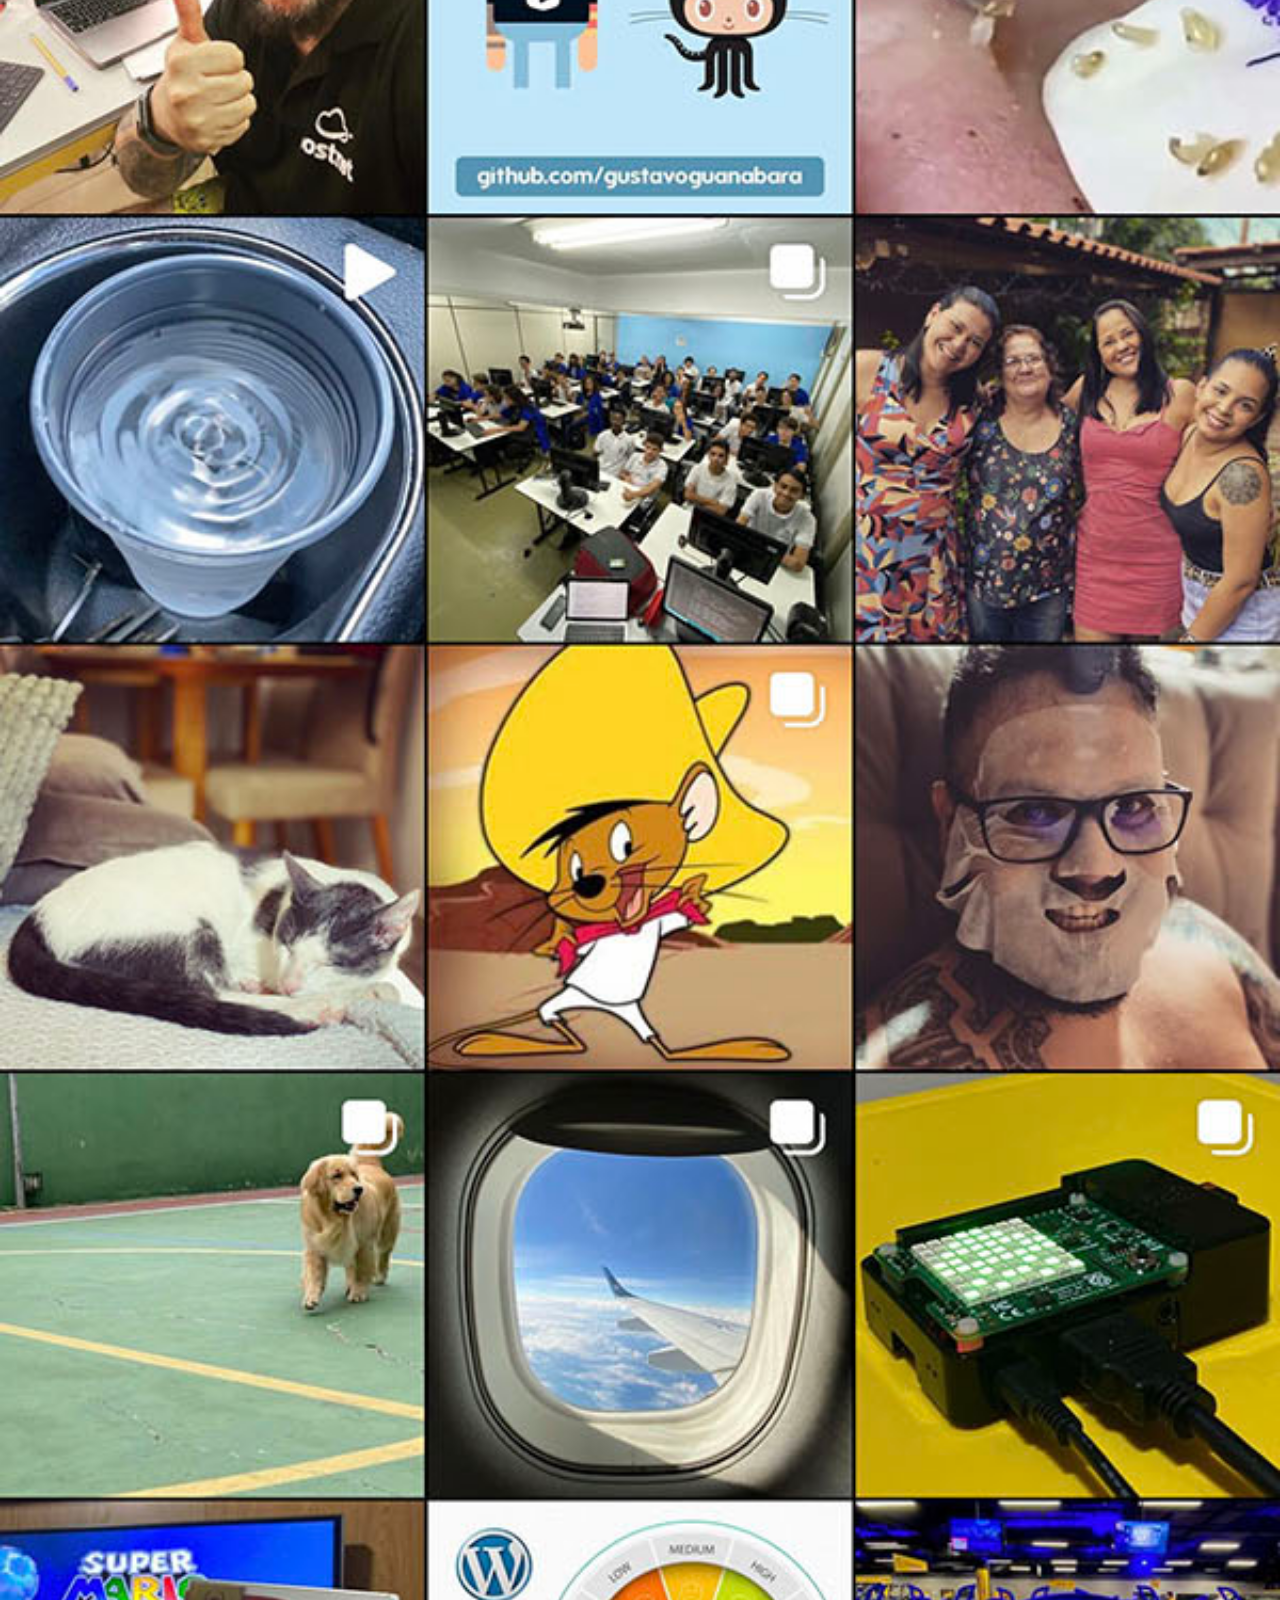
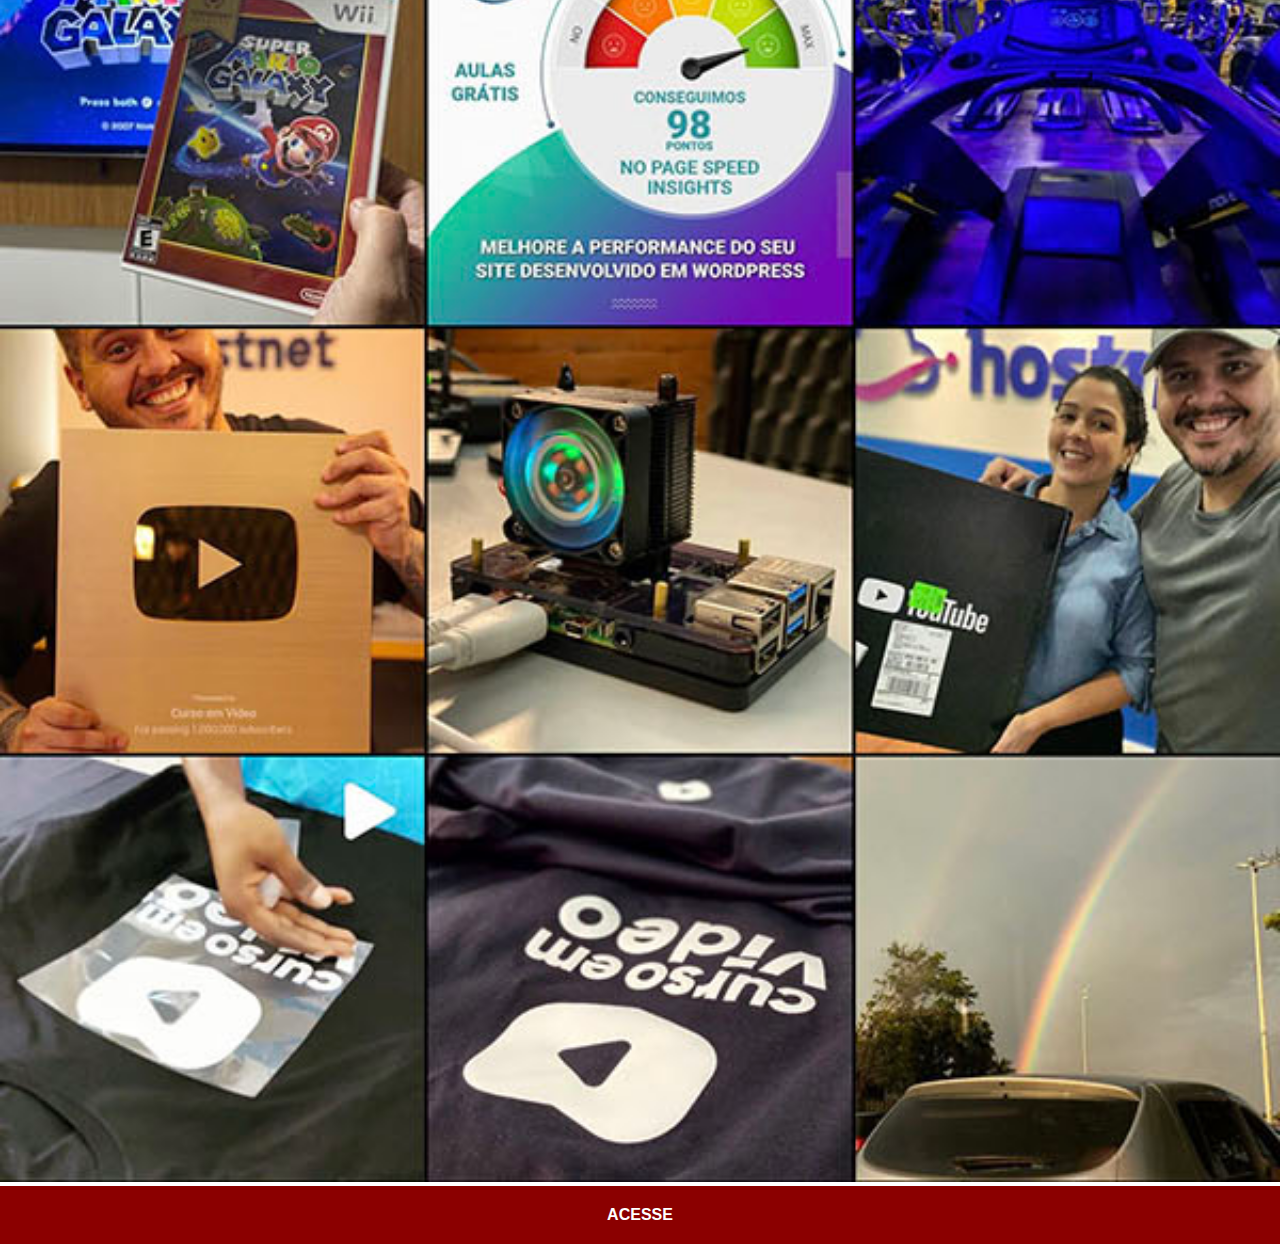
<file: instagram.html>
<!DOCTYPE html>
<html lang="pt-br">
<head>
    <meta charset="UTF-8">
    <meta name="viewport" content="width=device-width, initial-scale=1.0">
    <title>Document</title>
    <link rel="stylesheet" href="estilos/social.css">
</head>
<body>
    <img src="imagens/tela-instagram.jpg" alt="instagram">
    <a href="https://www.instagram.com/gustavoguanabara/" target="_blank">ACESSE</a>
</body>
</html>
</file>
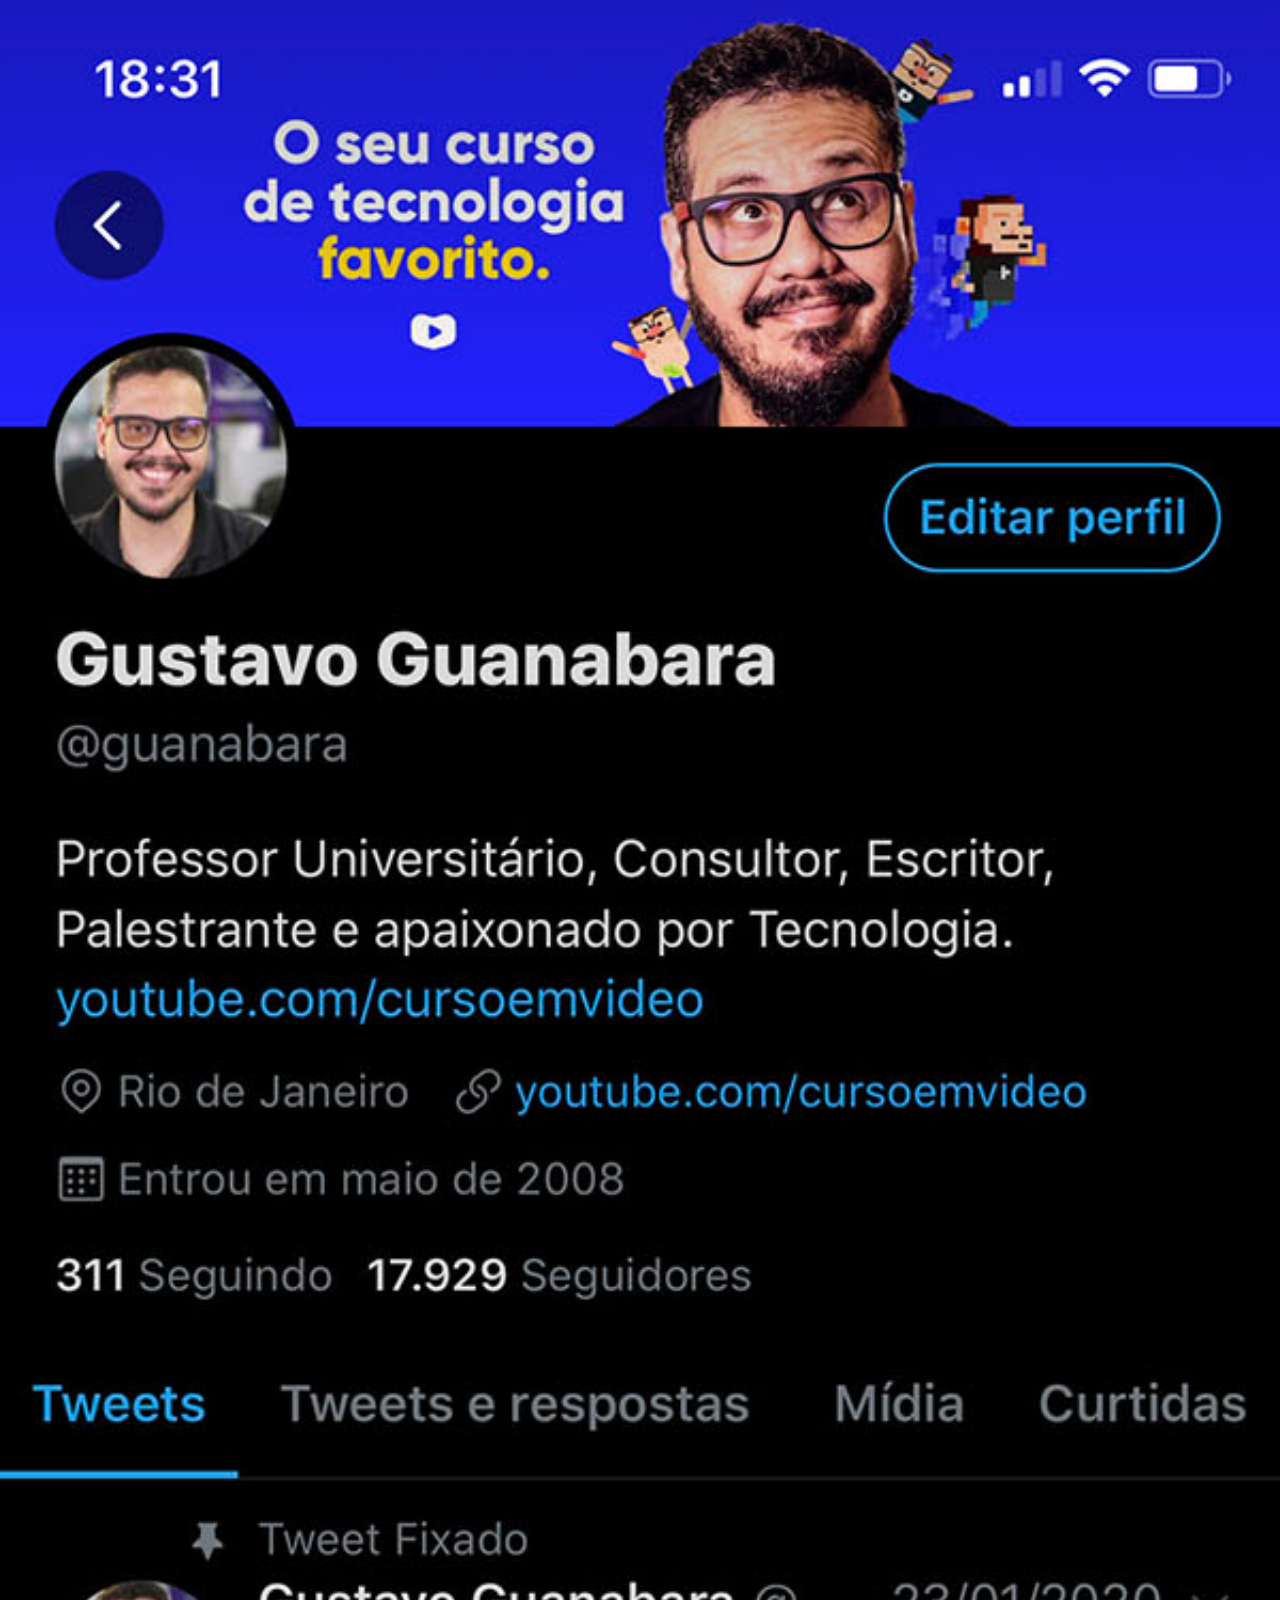
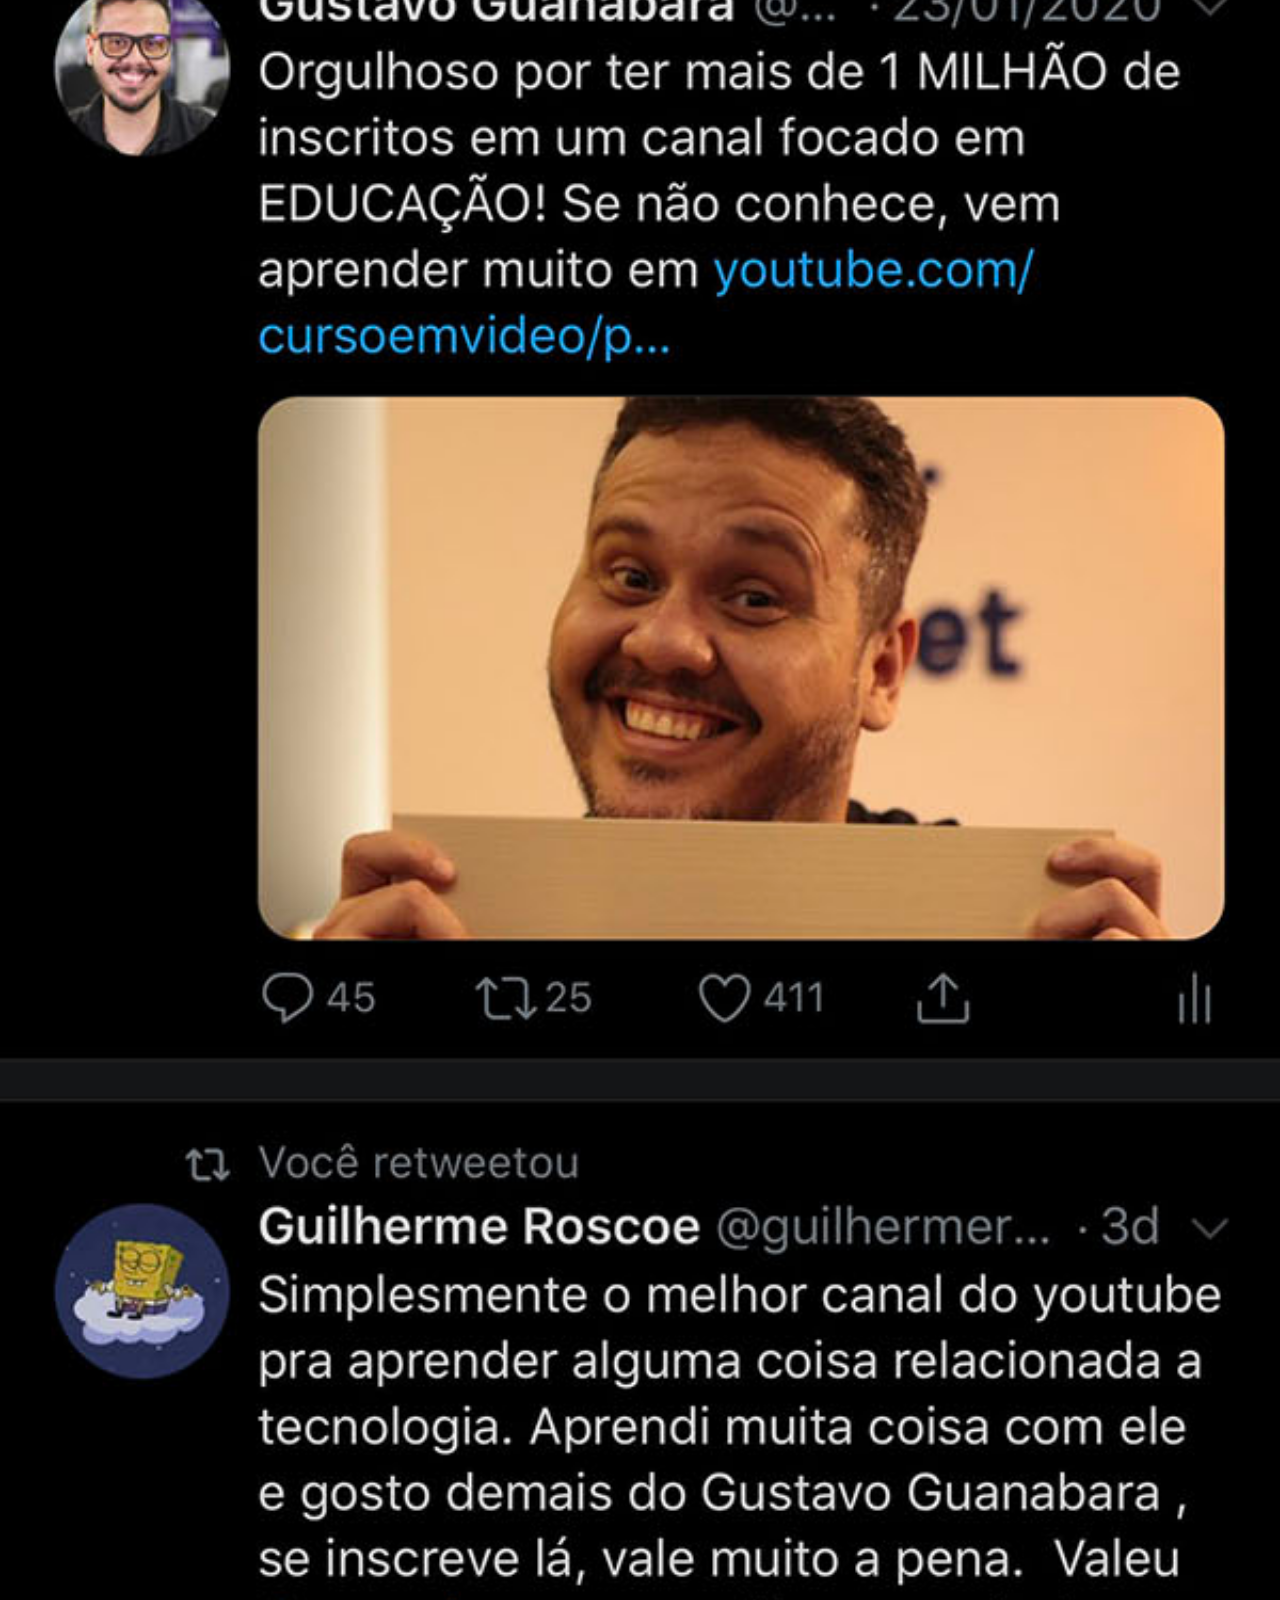
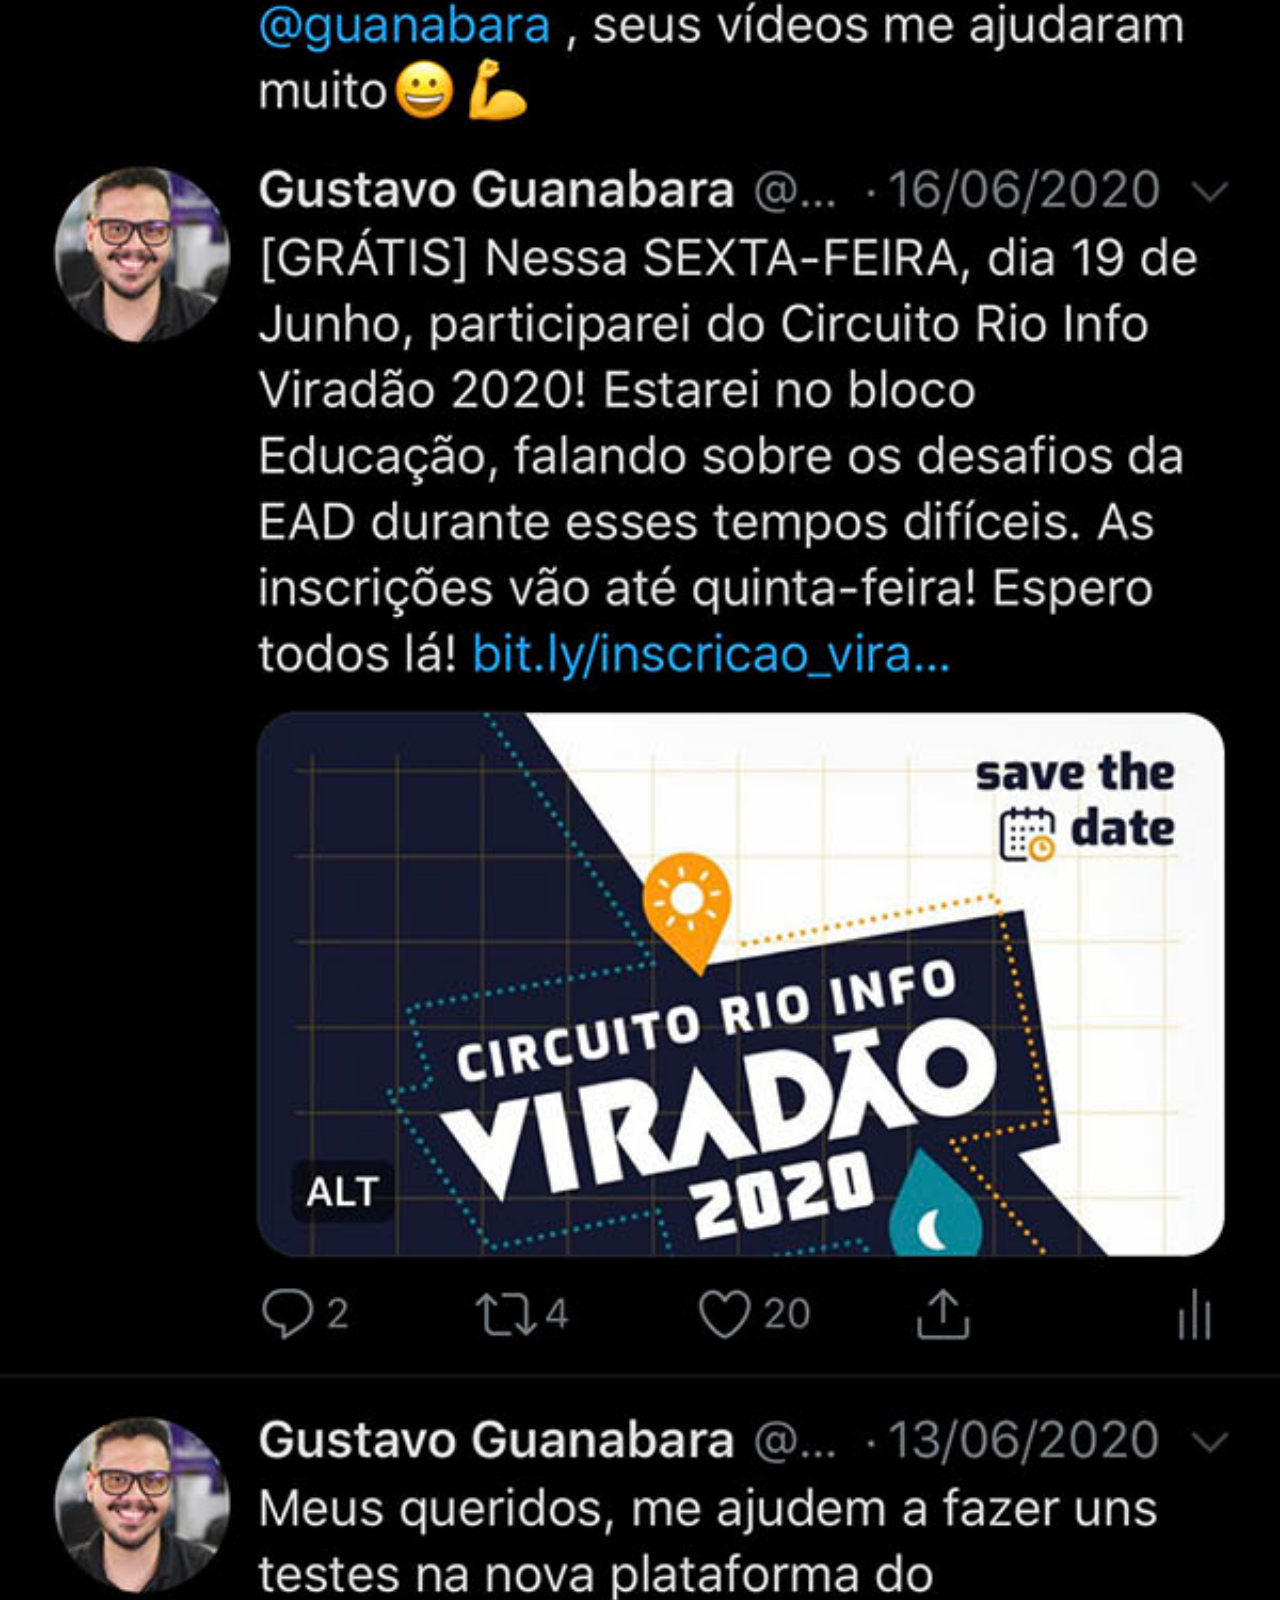
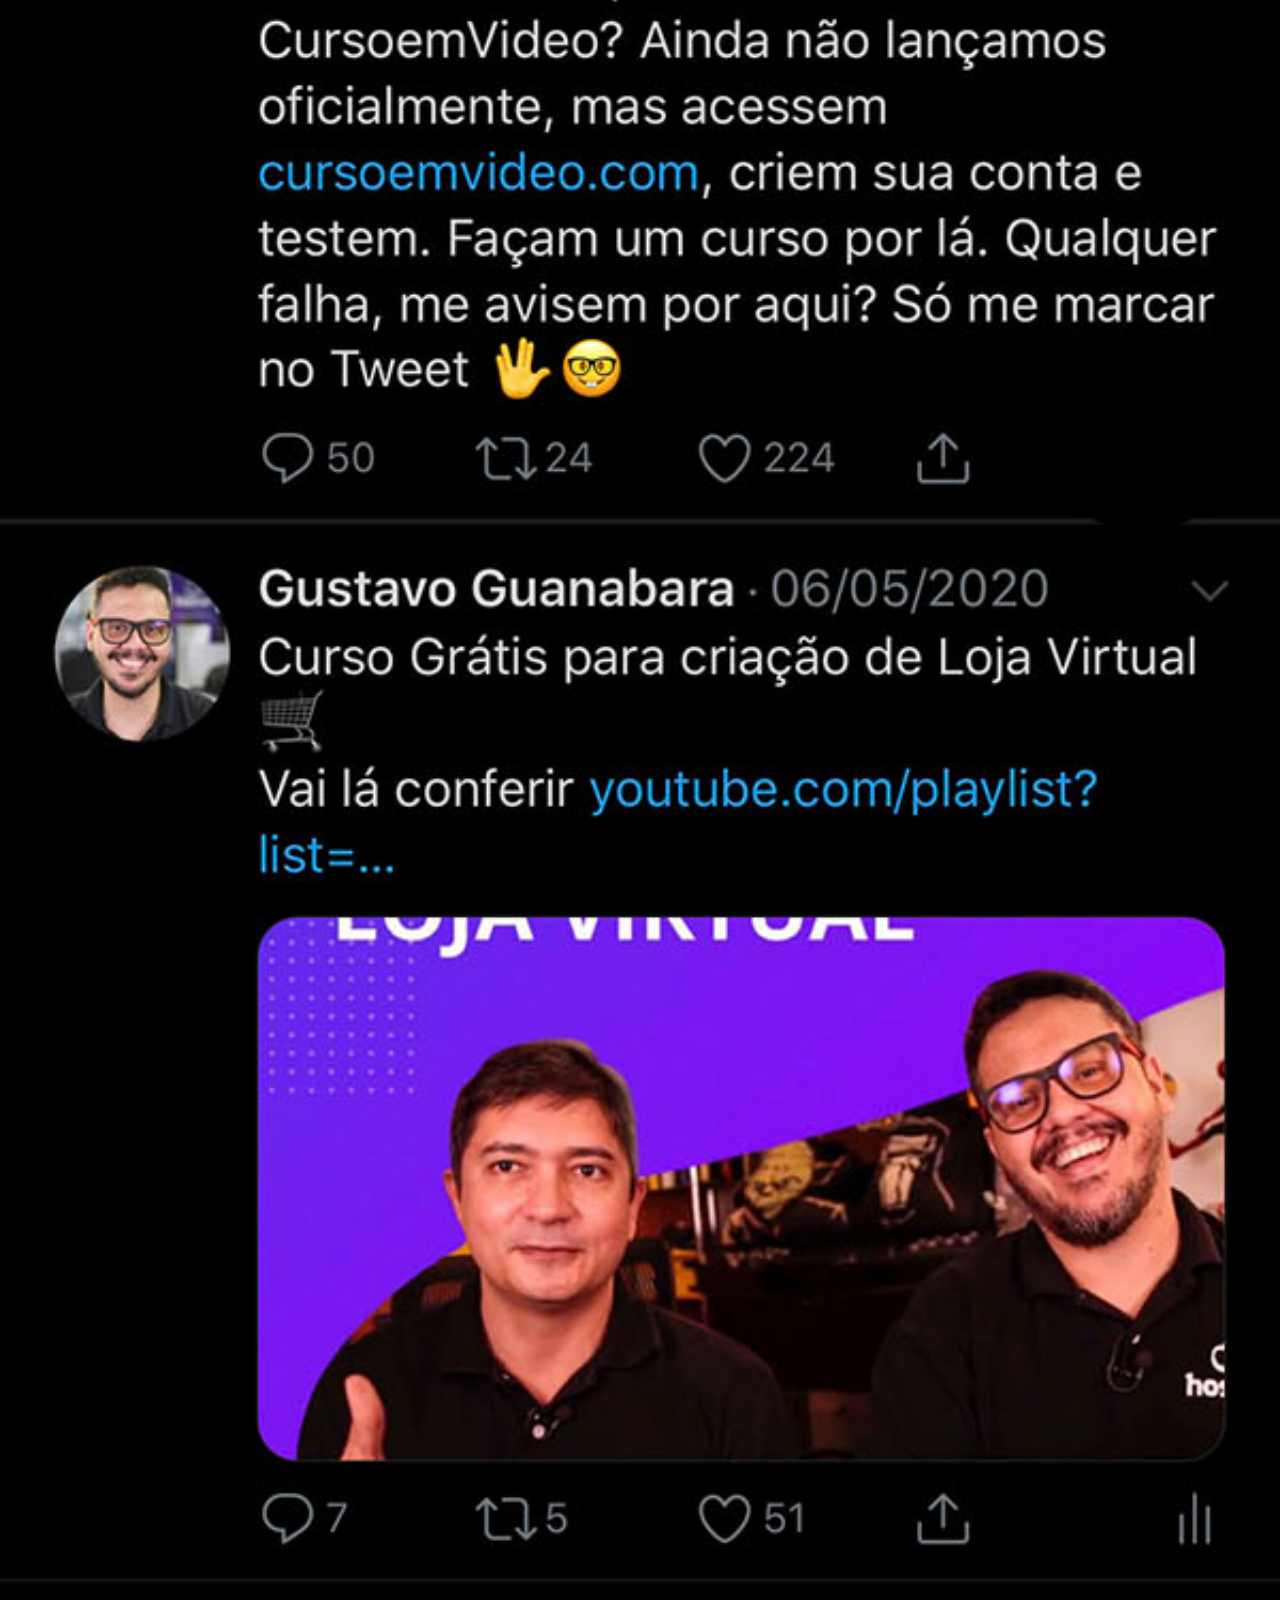
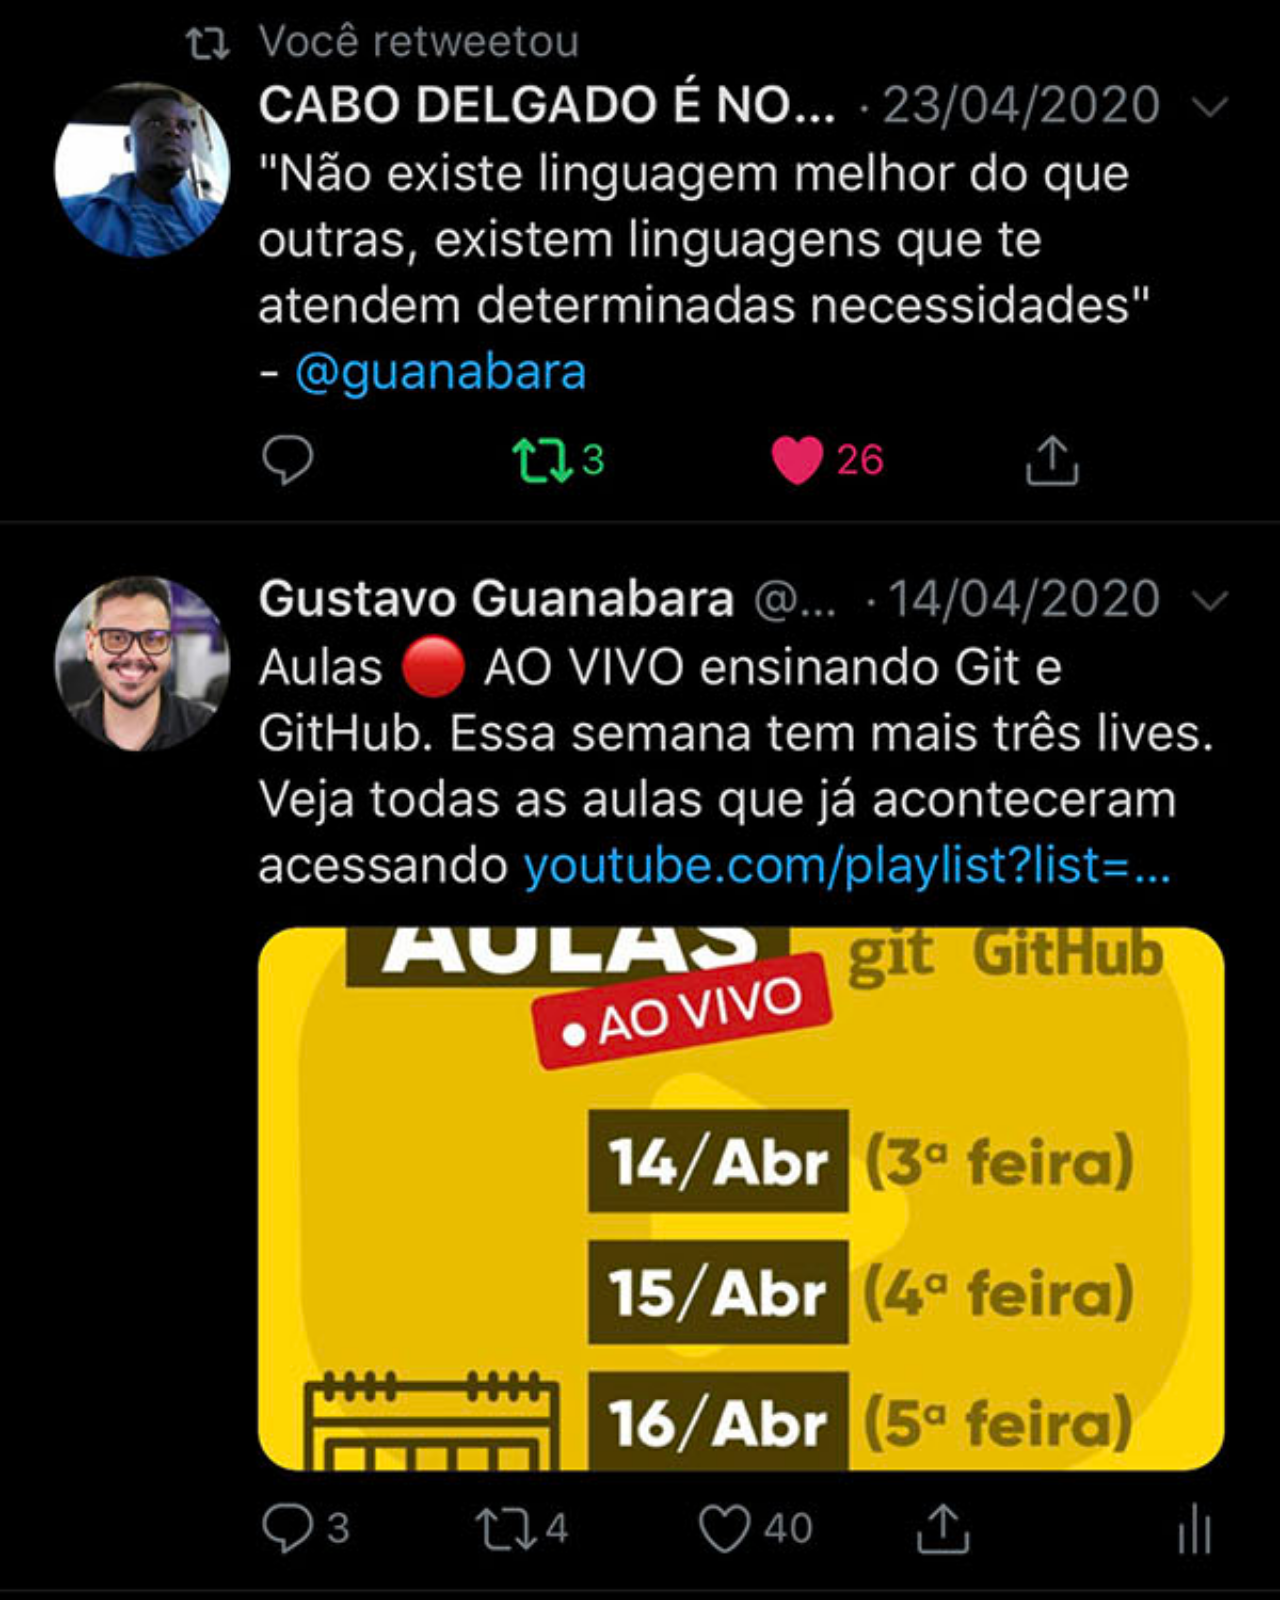
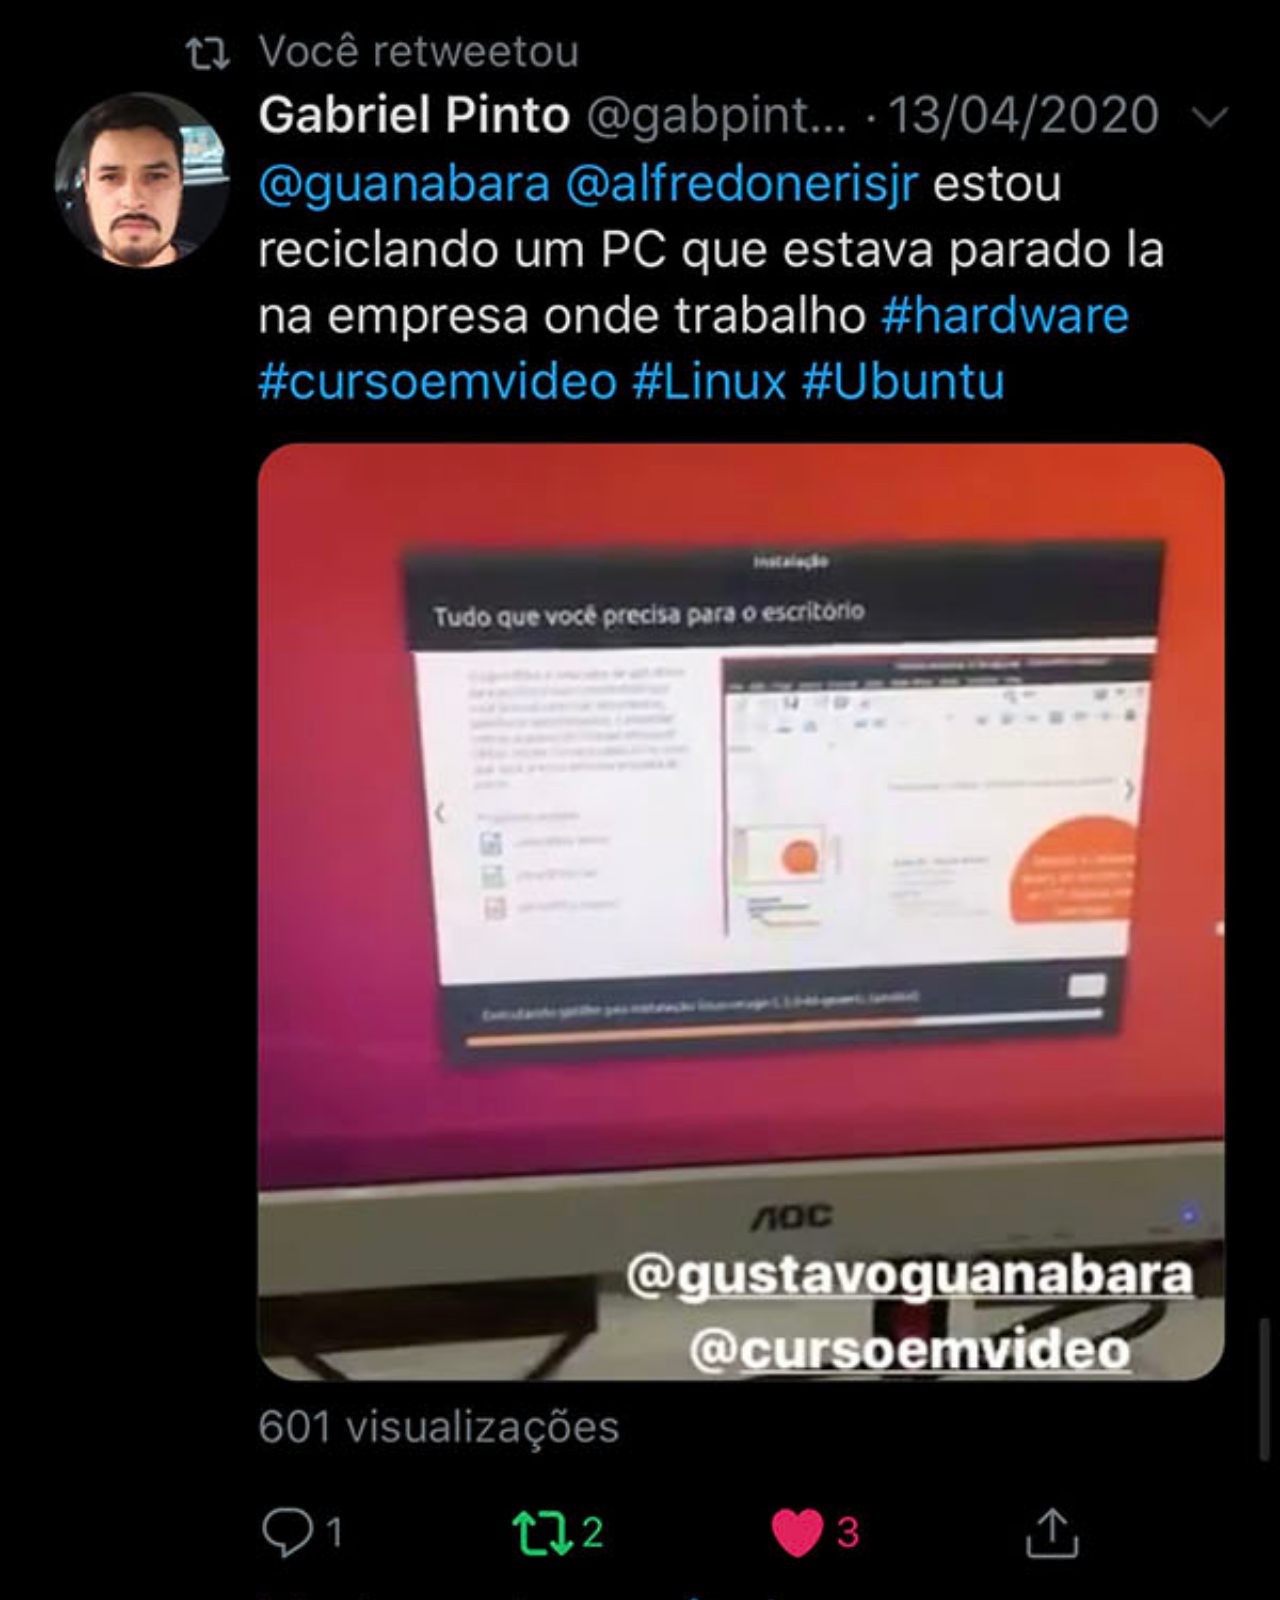
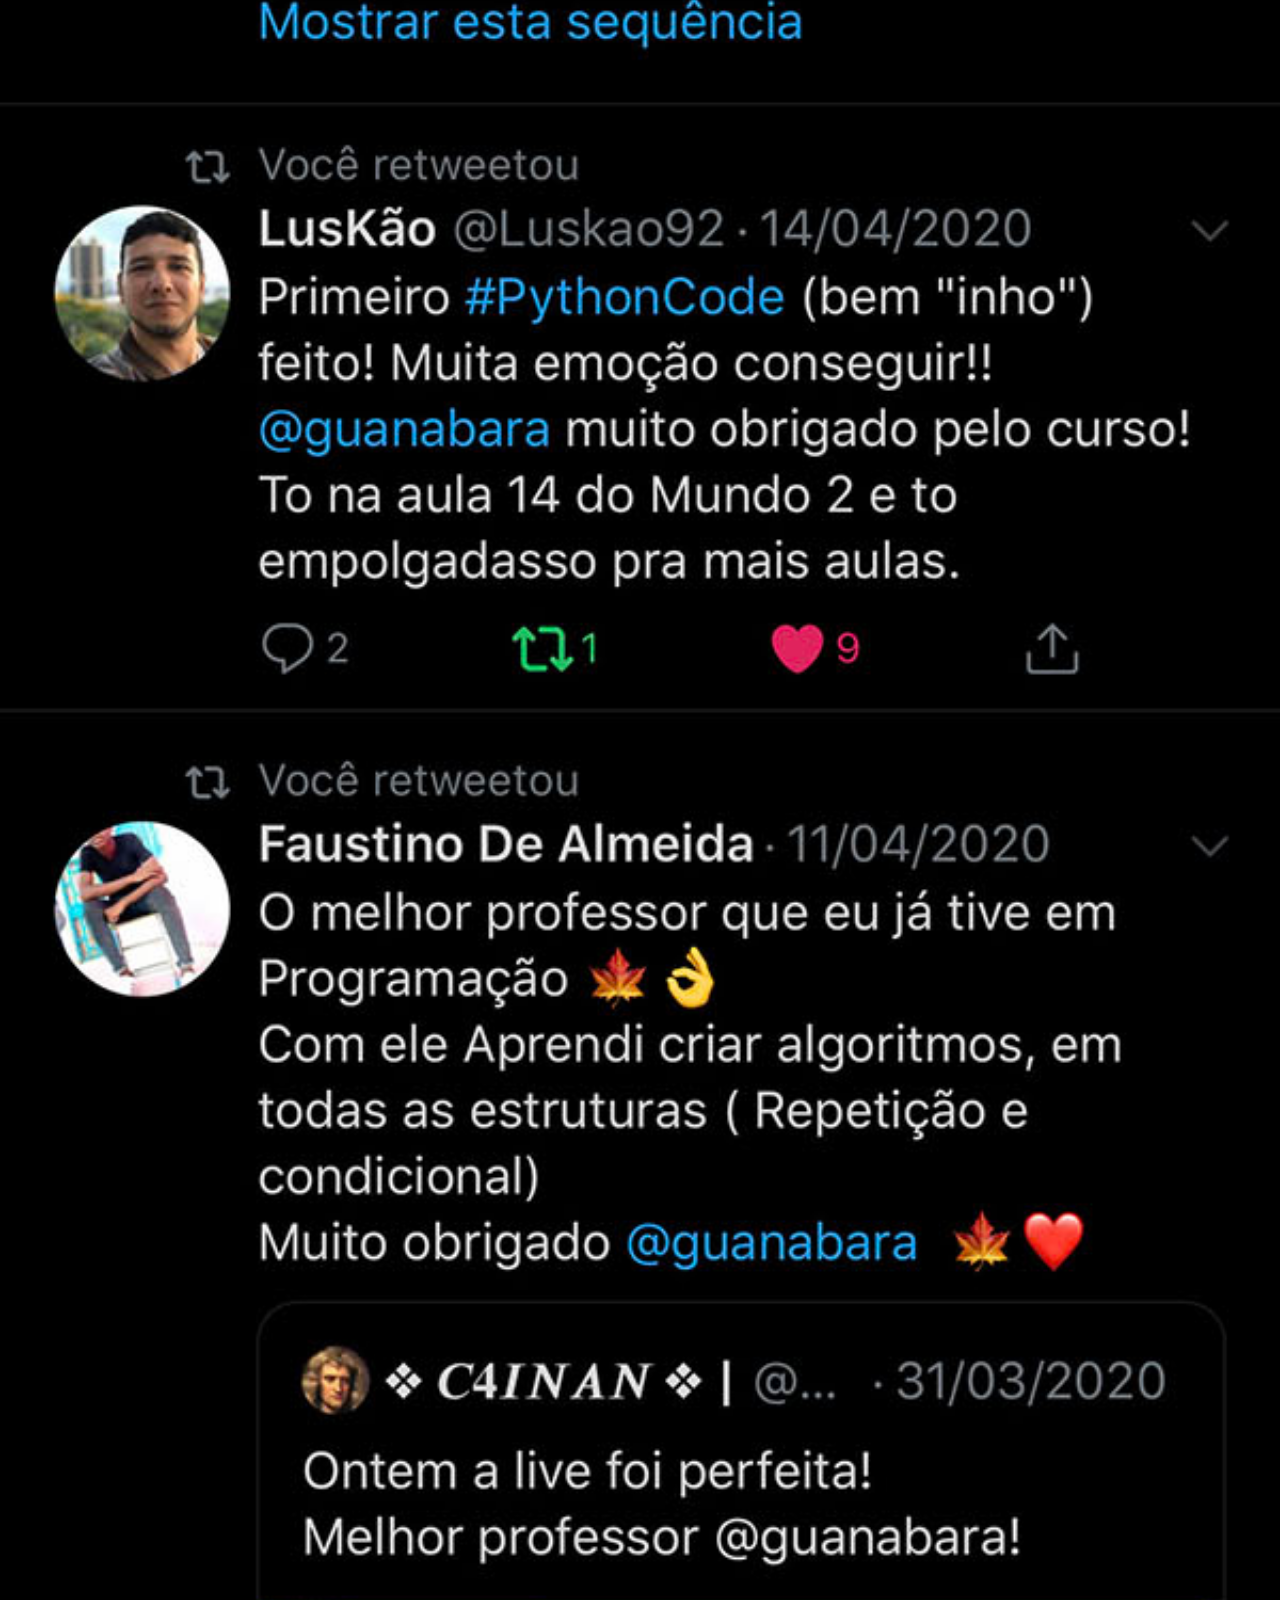
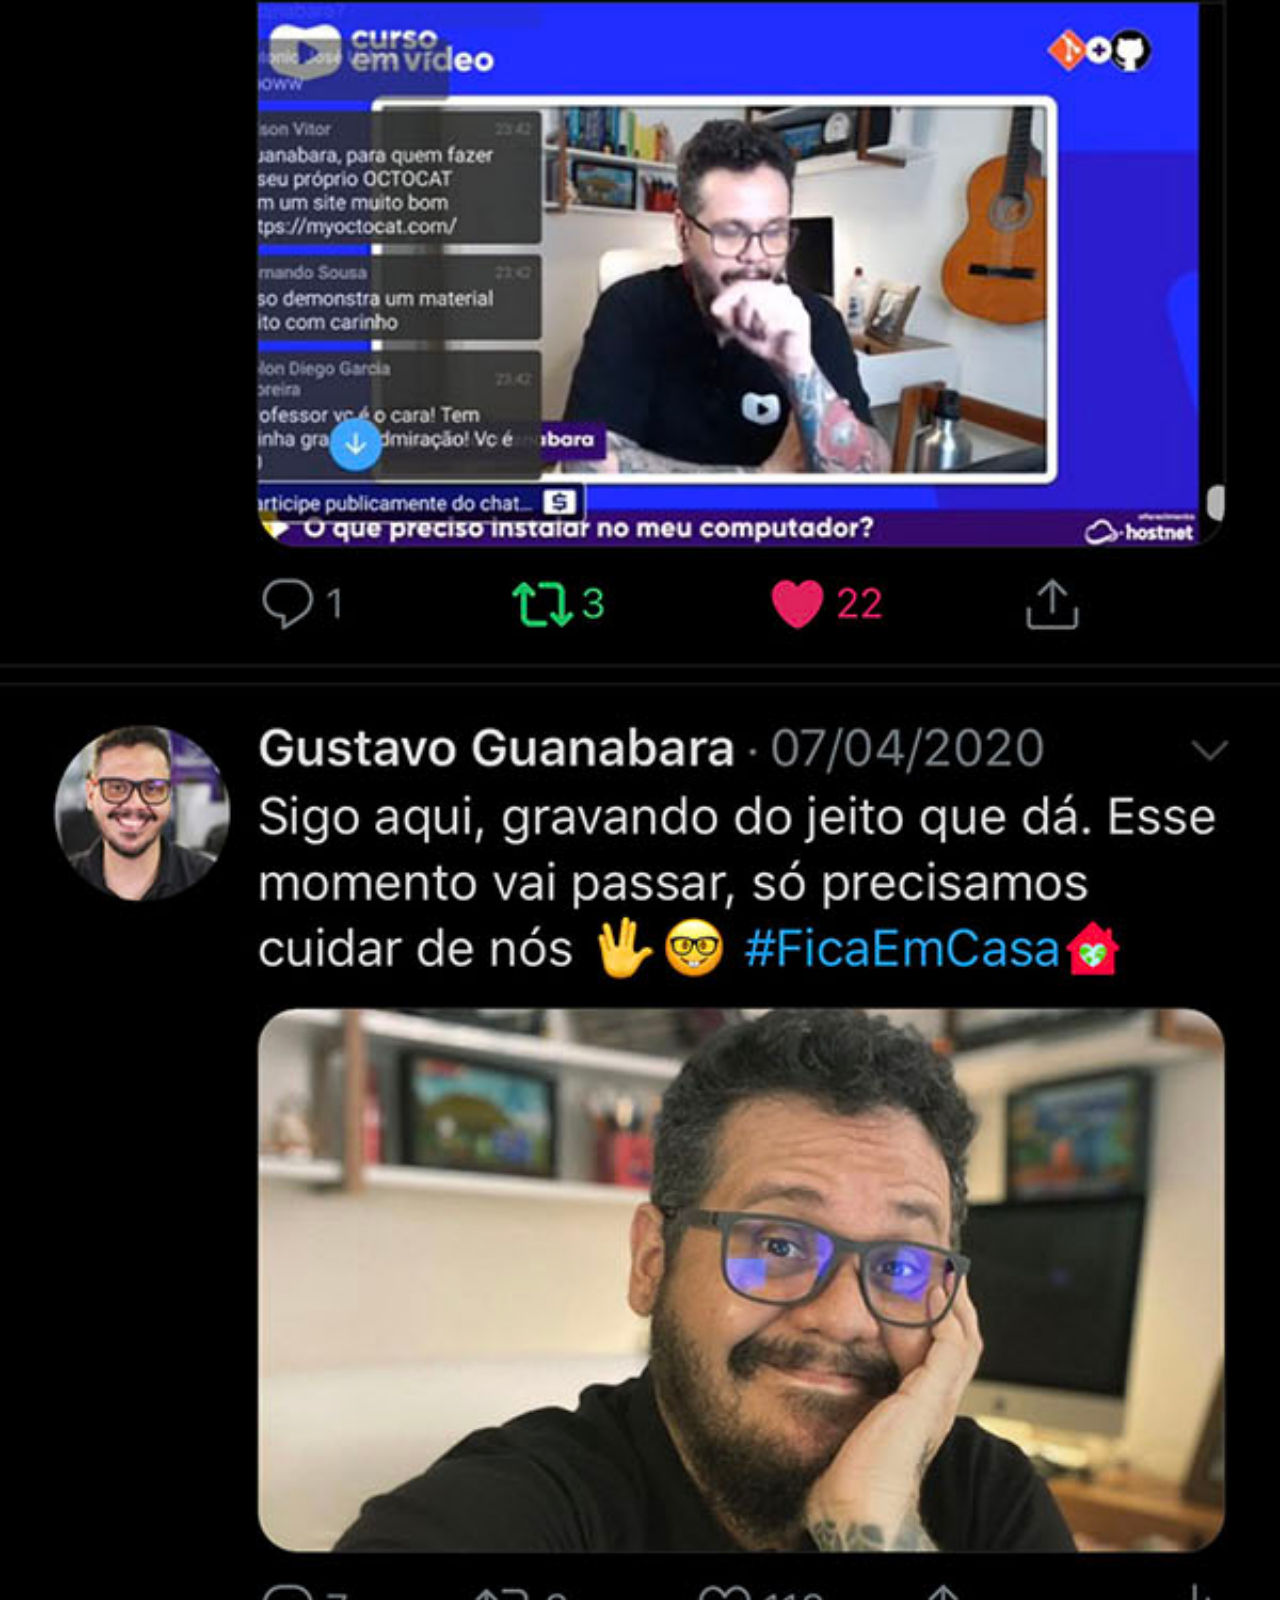
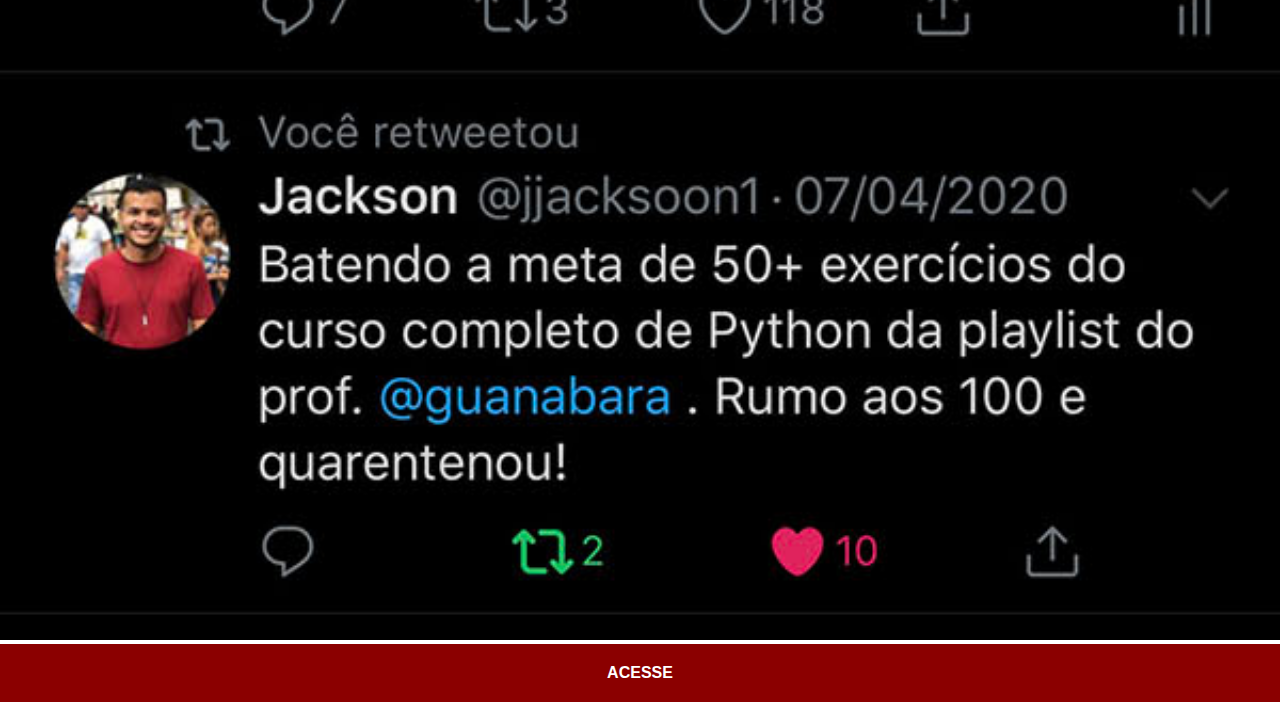
<file: twitter.html>
<!DOCTYPE html>
<html lang="pt-br">
<head>
    <meta charset="UTF-8">
    <meta name="viewport" content="width=device-width, initial-scale=1.0">
    <title>Twitter</title>
    <link rel="stylesheet" href="/estilos/social.css">
</head>
<body>
    <img src="imagens/tela-twitter.jpg" alt="twitter">
    <a href="https://x.com/guanabara" target="_blank">ACESSE</a>
</body>
</html>
</file>
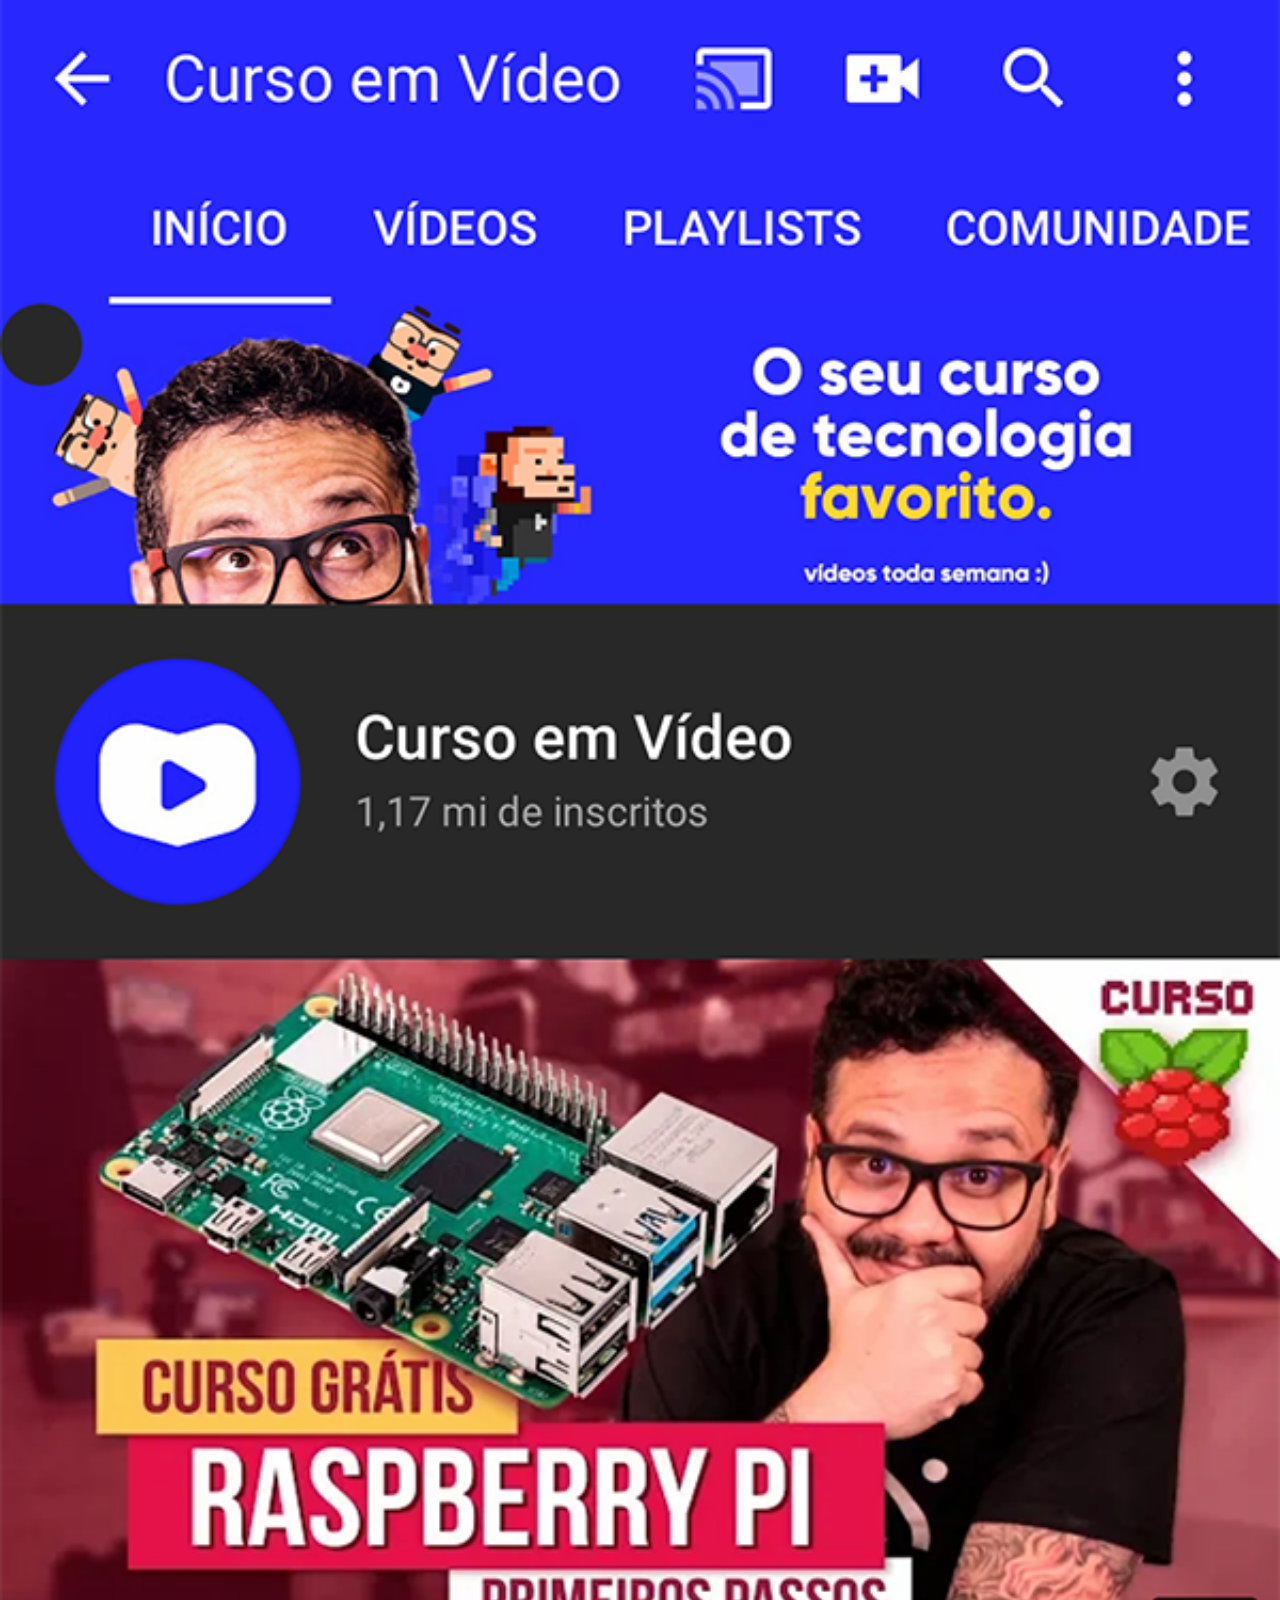
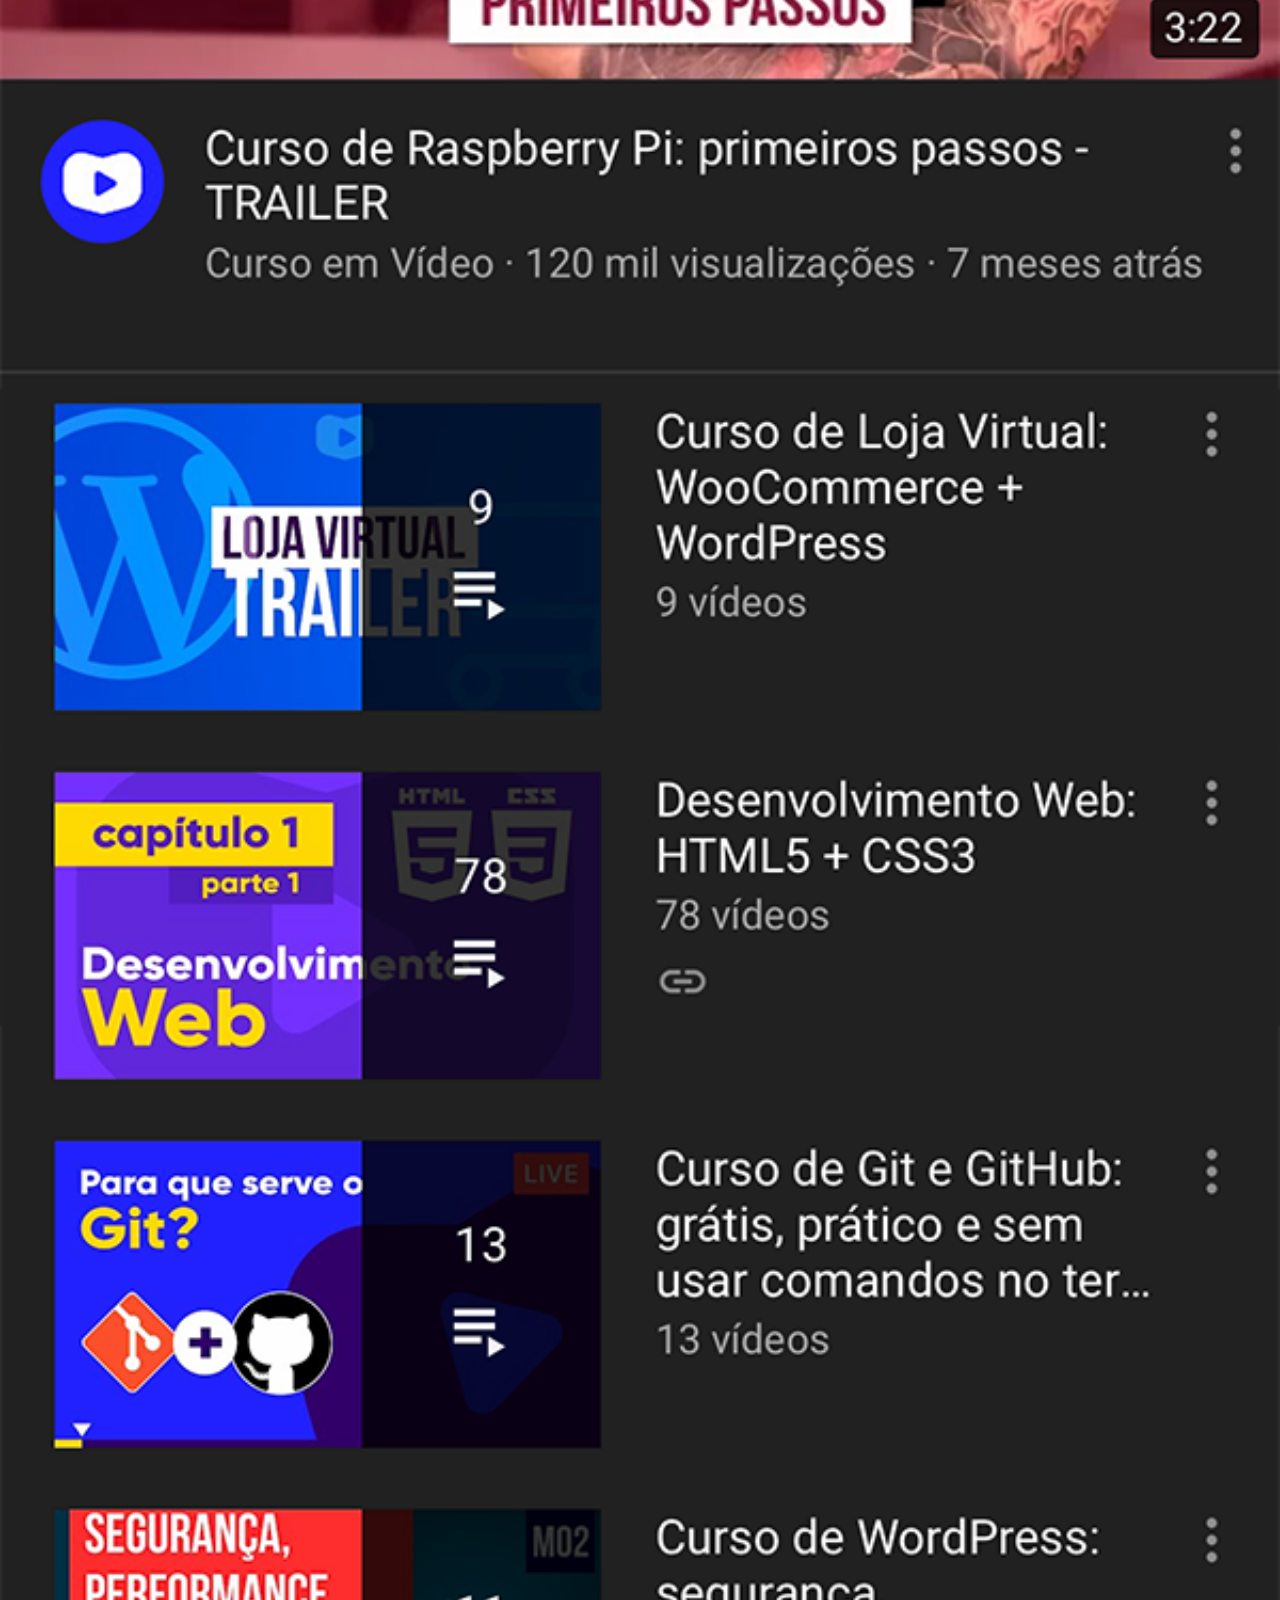
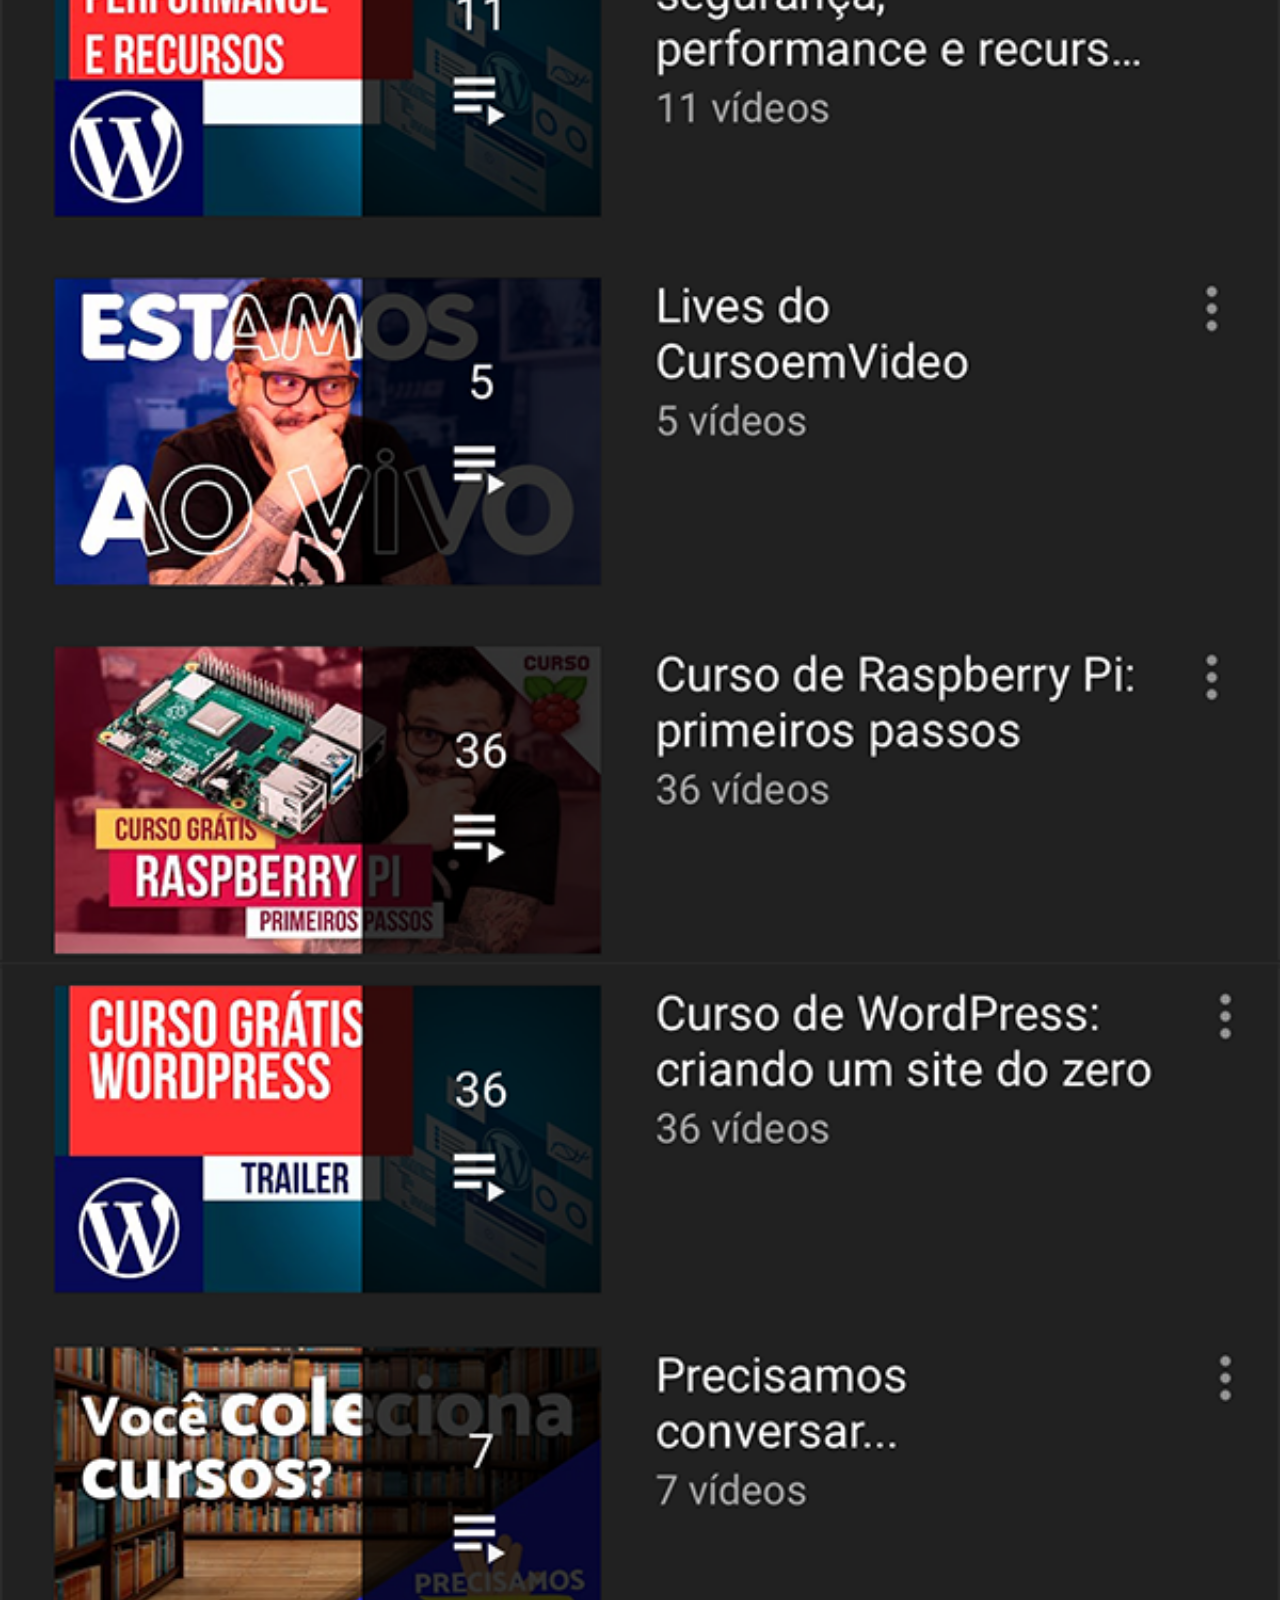
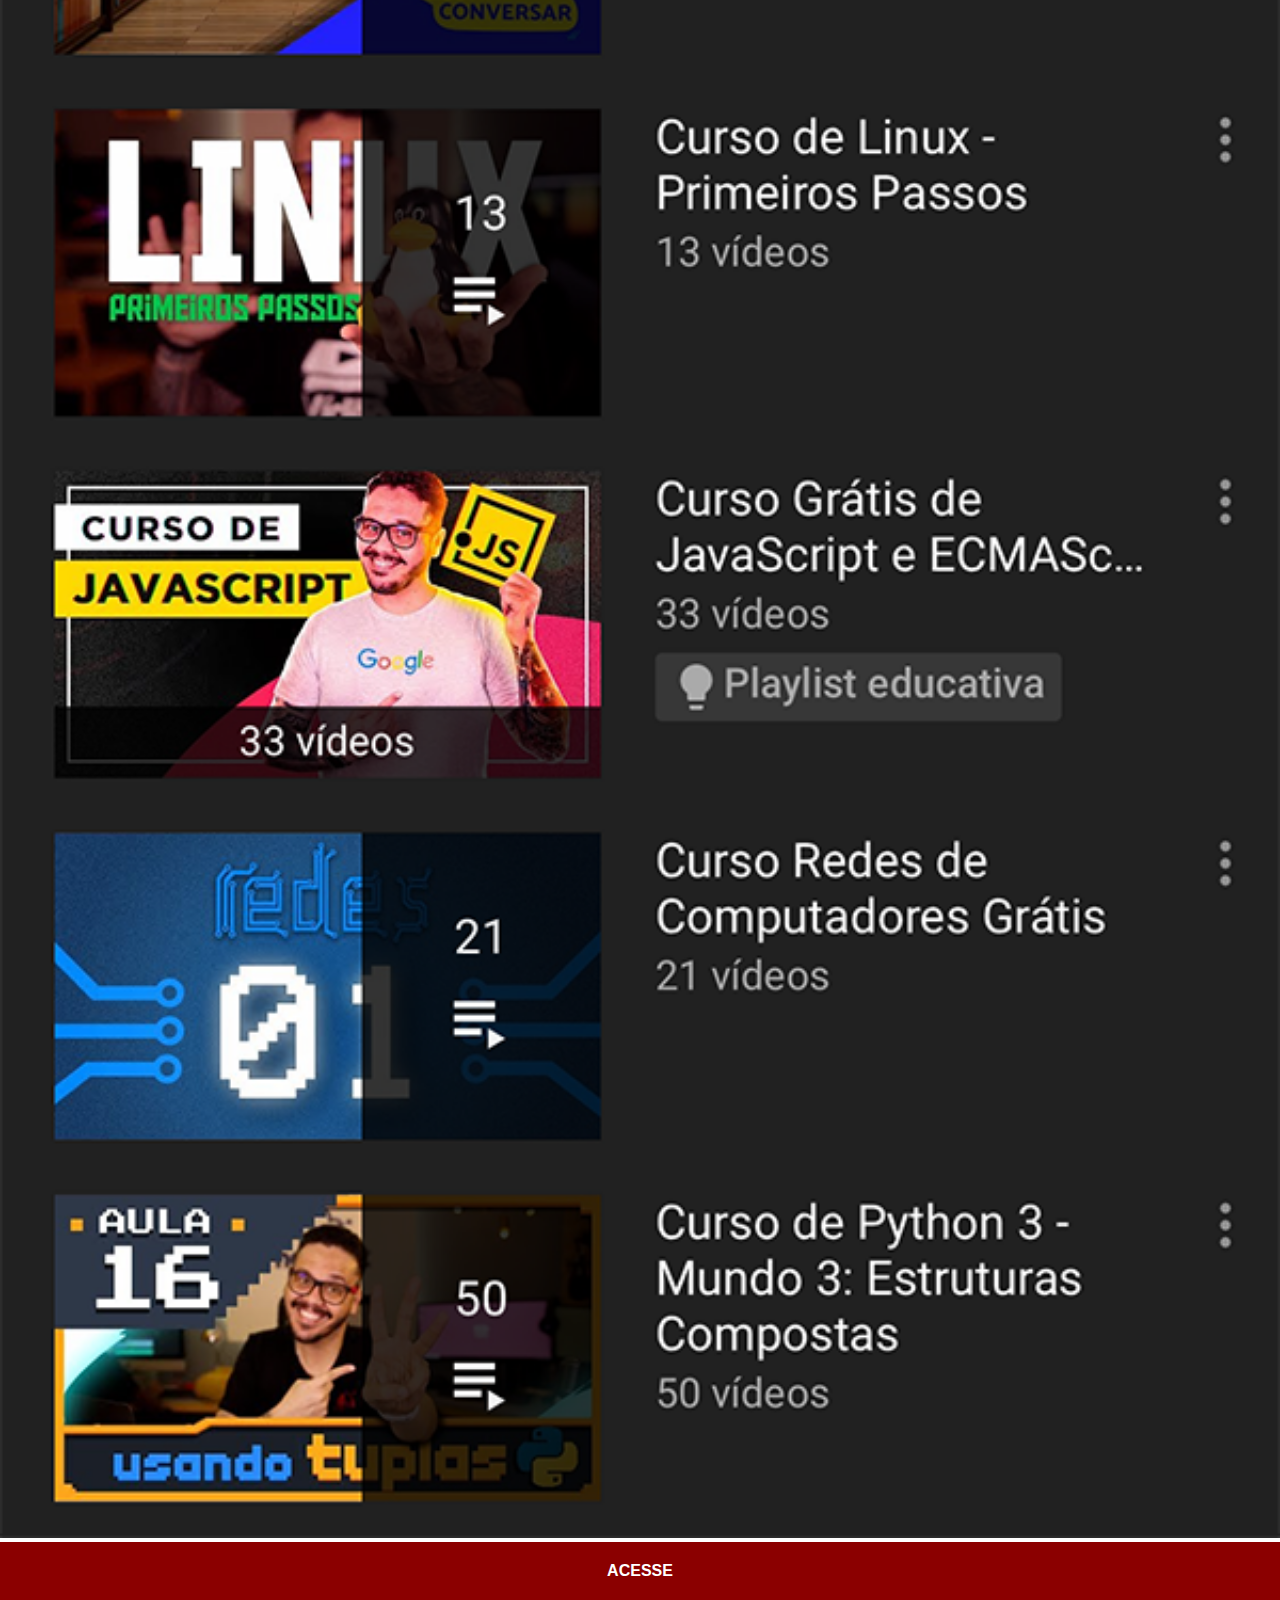
<file: youtube.html>
<!DOCTYPE html>
<html lang="pt-br">
<head>
    <meta charset="UTF-8">
    <meta name="viewport" content="width=device-width, initial-scale=1.0">
    <title>YouTube</title>
    <link rel="stylesheet" href="estilos/social.css">
</head>
<body>
    <img src="imagens/tela-youtube.png" alt="YouTube">
    <a href="https://www.youtube.com/c/CursoemVídeo/playlists" target="_blank">ACESSE</a>
</body>
</html>
</file>
<file: estilos/style.css>
@charset "UTF-8";

* {
    margin: 0px;
    padding: 0px;
    font-family: Arial, Helvetica, sans-serif;
}

html, body {
    height: 100vh;
    width: 100vw;
    background-color: black;
}

body {
    background: url(../imagens/fundo-madeira.jpg) no-repeat top center fixed;
    background-size: cover;
}

main {
    height: 100vh;
    position: relative;
}

section#telefone {
    position: absolute;
    top: 50%;
    left: 50%;
    transform: translate(-50%, -50%);
    height: 627px;
    width: 311px;
    background: url(../imagens/frame-iphone.png) no-repeat;
}

iframe#tela {
    position: relative;
    top: 80px;
    left: 22px;
    width: 267px;
    height: 471px;
}

section#redes-sociais {
    text-align: right;
}

section#redes-sociais img {
    width: 50px;
    margin: 10px;
    border-radius: 50%;
    box-shadow: 2px 2px 5px rgba(0, 0, 0, 0.51);
    box-sizing: border-box;
}

section#redes-sociais img:hover {
    border: 2px solid rgba(255, 255, 255, 0.604);
    transform: translate(-5px, -5px);
    transition: 0.5s, border 0.3s;
    box-shadow: 5px 5px 10px black;
}
</file>
<file: estilos/social.css>
@charset "UTF-8";

* {
    margin: 0px;
    padding: 0px;
    font-family: Arial, Helvetica, sans-serif;
}

body {
    
}

::-webkit-scrollbar {
    width: 0px;
    height: 0px;
}
img {
    background-size: contain;
    width: 100vw;
}

a {
    display: block;
    background-color: darkred;
    color: white;
    text-align: center;
    font-weight: bolder;
    padding: 20px;
    text-decoration: none;
}

a:hover {
    background-color: red;
}
</file>
